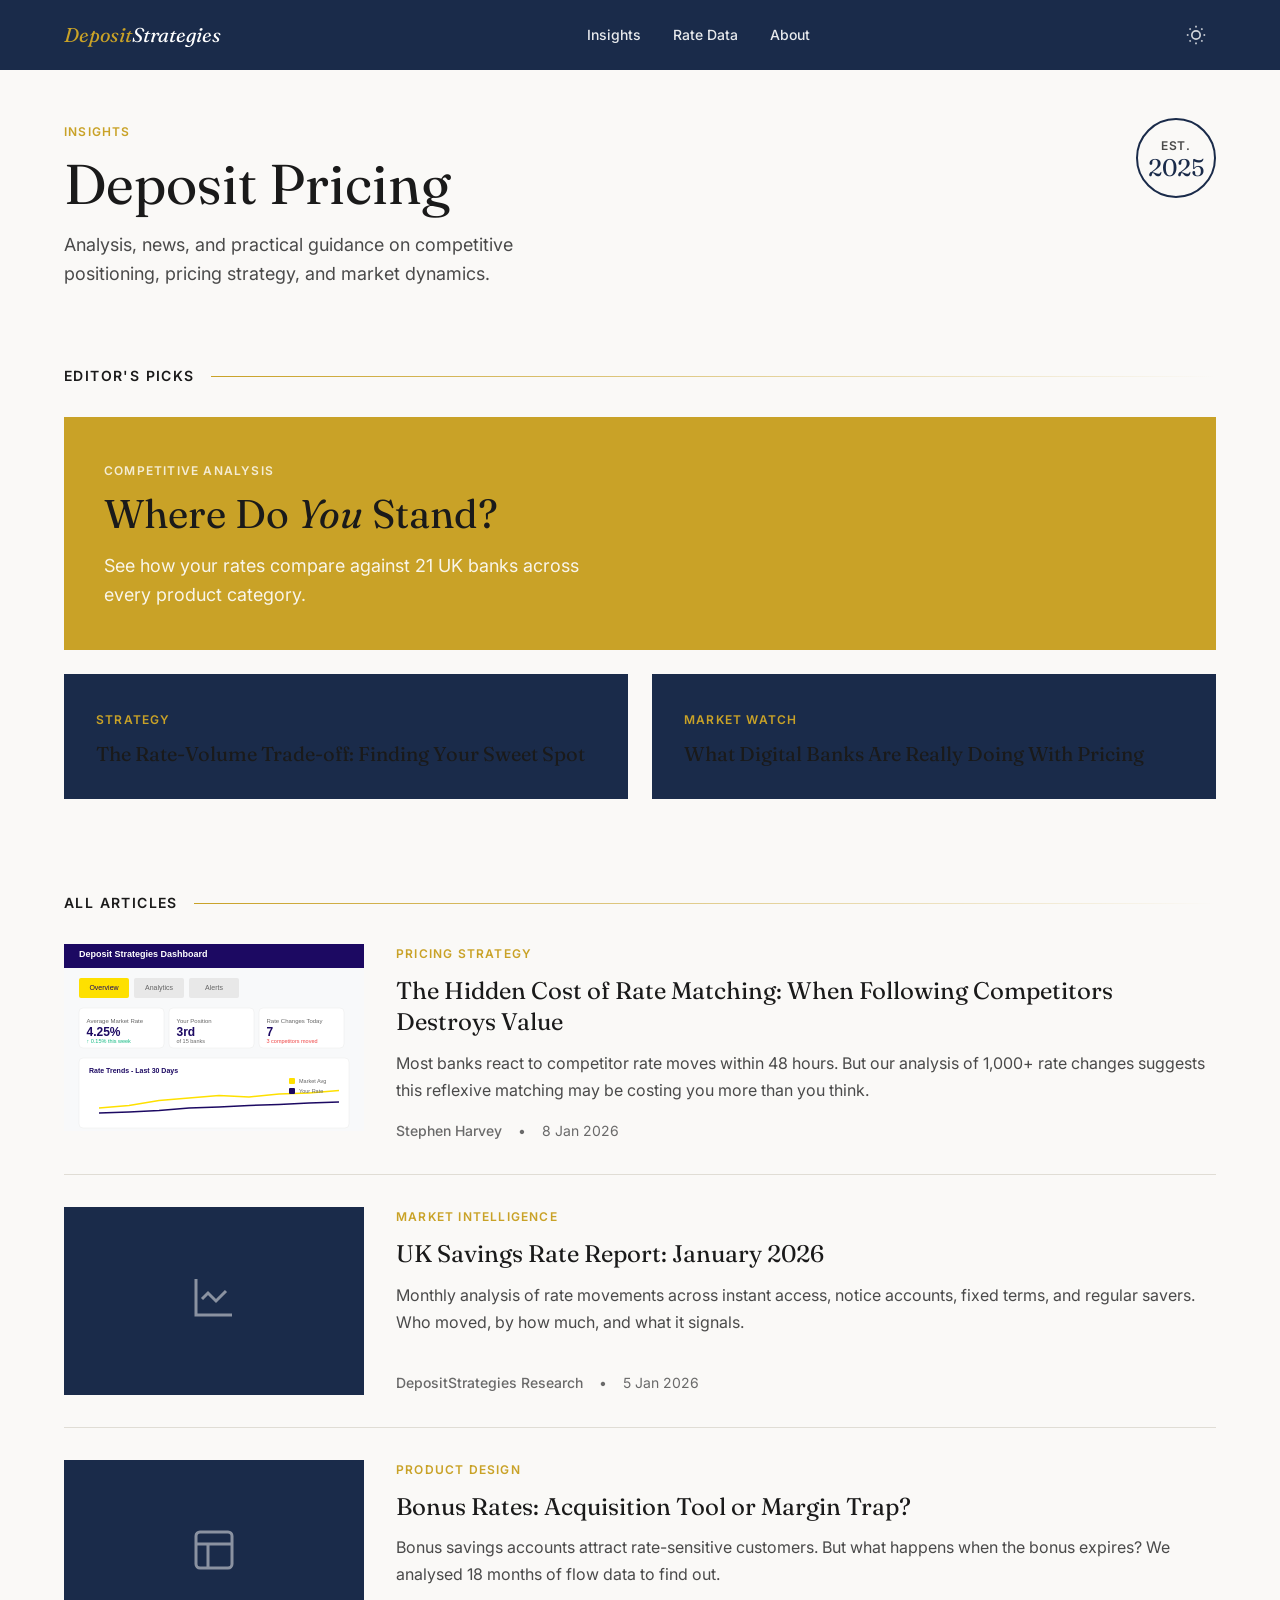
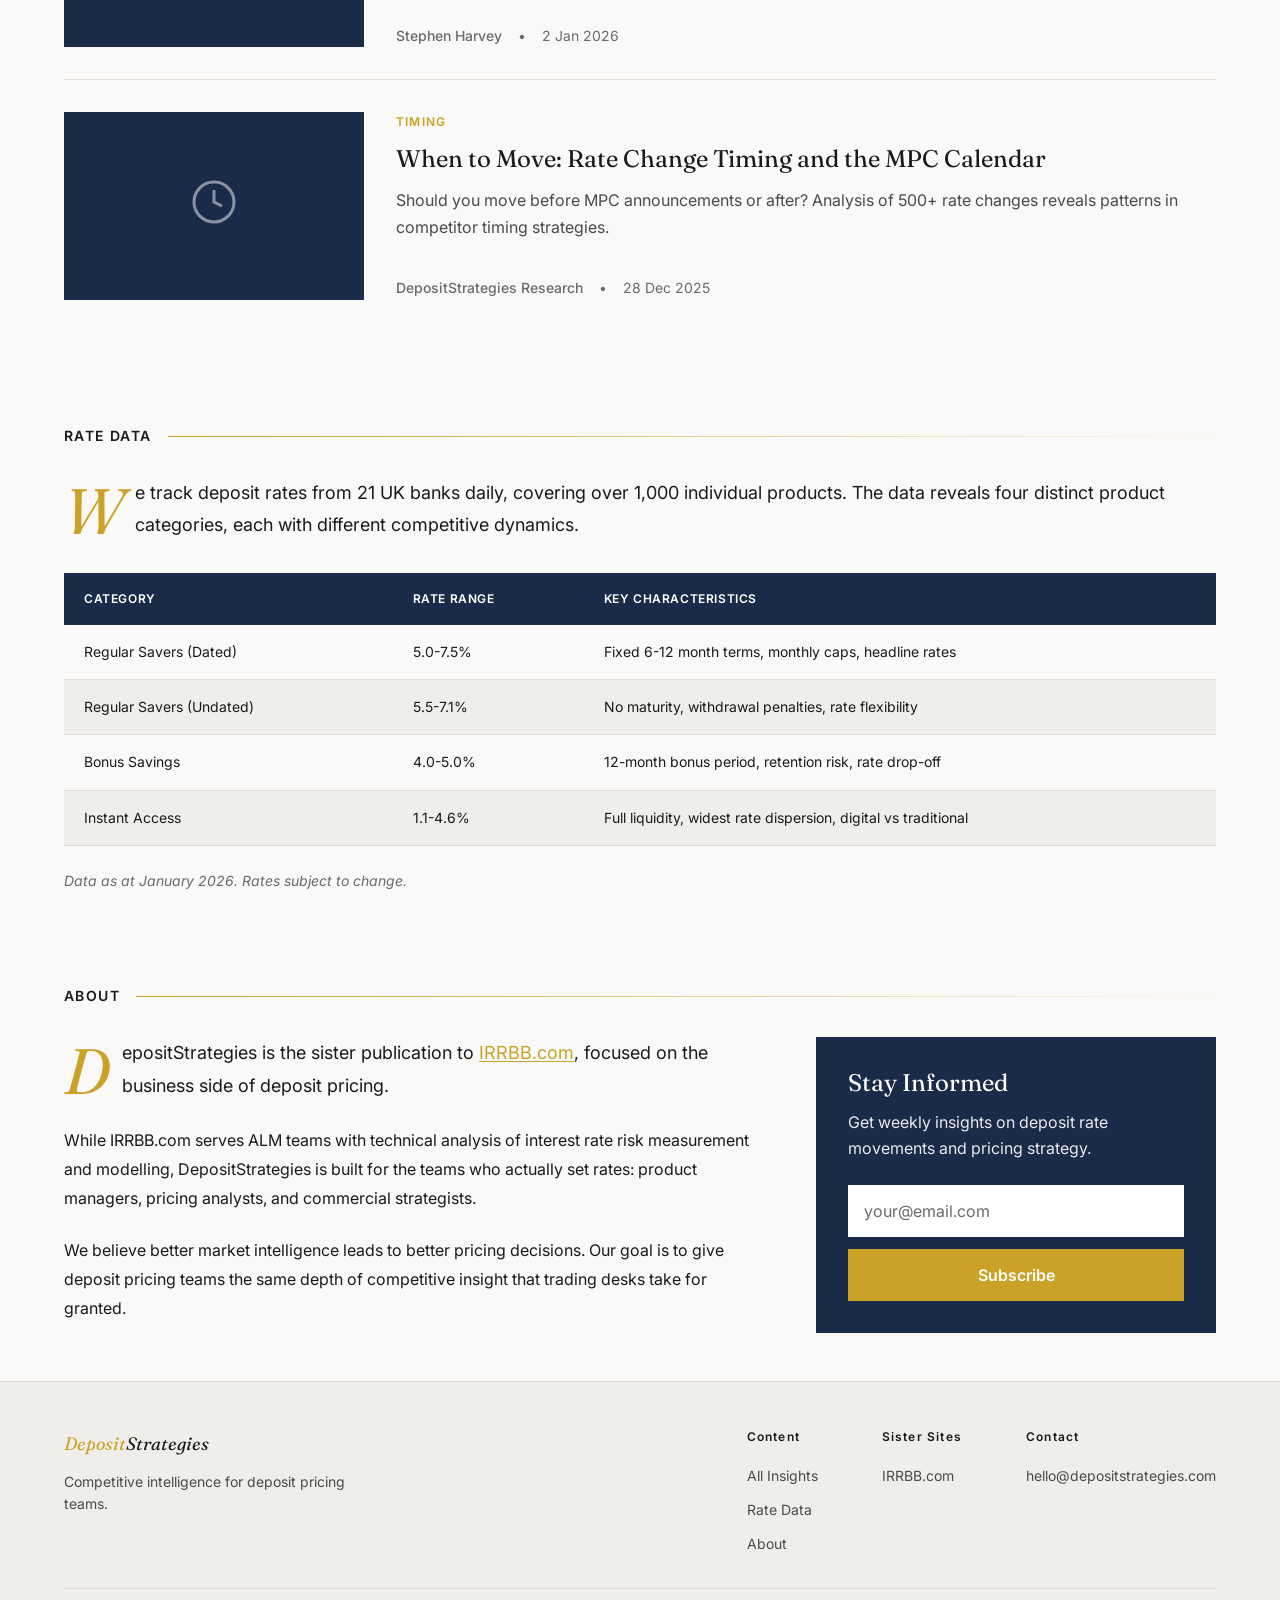
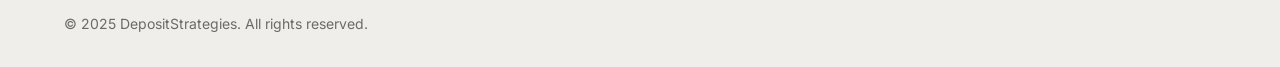
<file: index.html>
<!DOCTYPE html>
<html lang="en">
<head>
    <meta charset="UTF-8">
    <meta name="viewport" content="width=device-width, initial-scale=1.0">
    <title>Deposit Strategies | Competitive Intelligence for Deposit Pricing Teams</title>
    <meta name="description" content="Analysis, news, and practical guidance on deposit pricing, competitive positioning, and rate strategy for UK banking teams.">
    <meta name="keywords" content="deposit rates, savings rates, competitive intelligence, deposit pricing, banking strategy, UK banks">

    <!-- Preconnect to Google Fonts -->
    <link rel="preconnect" href="https://fonts.googleapis.com">
    <link rel="preconnect" href="https://fonts.gstatic.com" crossorigin>
    <link href="https://fonts.googleapis.com/css2?family=Fraunces:ital,opsz,wght@0,9..144,400;0,9..144,600;1,9..144,400&family=Inter:wght@400;500;600;700&display=swap" rel="stylesheet">

    <!-- Stylesheets -->
    <link rel="stylesheet" href="css/styles.css">
    <link rel="stylesheet" href="css/responsive.css">

    <!-- Favicon -->
    <link rel="icon" type="image/png" href="images/favicon.png">
</head>
<body>
    <!-- Header -->
    <header class="header">
        <div class="header-container">
            <a href="/" class="logo">
                <span class="logo-deposit">Deposit</span><span class="logo-strategies">Strategies</span>
            </a>

            <nav class="nav-desktop">
                <a href="#insights" class="nav-link">Insights</a>
                <a href="#data" class="nav-link">Rate Data</a>
                <a href="#about" class="nav-link">About</a>
            </nav>

            <div class="header-actions">
                <button class="theme-toggle" aria-label="Toggle dark mode">
                    <svg class="sun-icon" width="20" height="20" viewBox="0 0 24 24" fill="none" stroke="currentColor" stroke-width="2">
                        <circle cx="12" cy="12" r="5"></circle>
                        <line x1="12" y1="1" x2="12" y2="3"></line>
                        <line x1="12" y1="21" x2="12" y2="23"></line>
                        <line x1="4.22" y1="4.22" x2="5.64" y2="5.64"></line>
                        <line x1="18.36" y1="18.36" x2="19.78" y2="19.78"></line>
                        <line x1="1" y1="12" x2="3" y2="12"></line>
                        <line x1="21" y1="12" x2="23" y2="12"></line>
                        <line x1="4.22" y1="19.78" x2="5.64" y2="18.36"></line>
                        <line x1="18.36" y1="5.64" x2="19.78" y2="4.22"></line>
                    </svg>
                    <svg class="moon-icon" width="20" height="20" viewBox="0 0 24 24" fill="none" stroke="currentColor" stroke-width="2" style="display: none;">
                        <path d="M21 12.79A9 9 0 1 1 11.21 3 7 7 0 0 0 21 12.79z"></path>
                    </svg>
                </button>
                <button class="mobile-menu-toggle" aria-label="Toggle menu">
                    <span></span>
                    <span></span>
                    <span></span>
                </button>
            </div>
        </div>

        <!-- Mobile Navigation -->
        <nav class="nav-mobile">
            <a href="#insights" class="nav-link">Insights</a>
            <a href="#data" class="nav-link">Rate Data</a>
            <a href="#about" class="nav-link">About</a>
        </nav>
    </header>

    <!-- Main Content -->
    <main>
        <!-- Hero Section -->
        <section class="hero" id="insights">
            <div class="container">
                <div class="hero-content">
                    <div class="hero-text">
                        <span class="section-label">INSIGHTS</span>
                        <h1 class="hero-title">Deposit Pricing</h1>
                        <p class="hero-subtitle">Analysis, news, and practical guidance on competitive positioning, pricing strategy, and market dynamics.</p>
                    </div>
                    <div class="est-badge">
                        <span class="est-label">EST.</span>
                        <span class="est-year">2025</span>
                    </div>
                </div>
            </div>
        </section>

        <!-- Editor's Picks -->
        <section class="section">
            <div class="container">
                <div class="section-header">
                    <h2 class="section-title">EDITOR'S PICKS</h2>
                    <div class="section-line"></div>
                </div>

                <!-- Featured Article -->
                <a href="#" class="featured-card">
                    <span class="card-category">COMPETITIVE ANALYSIS</span>
                    <h3 class="featured-title">Where Do <em>You</em> Stand?</h3>
                    <p class="featured-description">See how your rates compare against 21 UK banks across every product category.</p>
                </a>

                <!-- Secondary Featured -->
                <div class="featured-grid">
                    <a href="#" class="article-card article-card--dark">
                        <span class="card-category">STRATEGY</span>
                        <h3 class="card-title">The Rate-Volume Trade-off: Finding Your Sweet Spot</h3>
                    </a>
                    <a href="#" class="article-card article-card--dark">
                        <span class="card-category">MARKET WATCH</span>
                        <h3 class="card-title">What Digital Banks Are Really Doing With Pricing</h3>
                    </a>
                </div>
            </div>
        </section>

        <!-- All Articles -->
        <section class="section" id="articles">
            <div class="container">
                <div class="section-header">
                    <h2 class="section-title">ALL ARTICLES</h2>
                    <div class="section-line"></div>
                </div>

                <div class="articles-list">
                    <!-- Article 1 -->
                    <article class="article-preview">
                        <div class="article-image">
                            <img src="images/dashboard-preview.svg" alt="Rate comparison dashboard" loading="lazy">
                        </div>
                        <div class="article-content">
                            <span class="card-category">PRICING STRATEGY</span>
                            <h3 class="article-title">The Hidden Cost of Rate Matching: When Following Competitors Destroys Value</h3>
                            <p class="article-excerpt">Most banks react to competitor rate moves within 48 hours. But our analysis of 1,000+ rate changes suggests this reflexive matching may be costing you more than you think.</p>
                            <div class="article-meta">
                                <span class="article-author">Stephen Harvey</span>
                                <span class="article-date">8 Jan 2026</span>
                            </div>
                        </div>
                    </article>

                    <!-- Article 2 -->
                    <article class="article-preview">
                        <div class="article-image placeholder-image">
                            <div class="placeholder-icon">
                                <svg width="48" height="48" viewBox="0 0 24 24" fill="none" stroke="currentColor" stroke-width="1.5">
                                    <path d="M3 3v18h18"></path>
                                    <path d="M18 9l-5 5-4-4-3 3"></path>
                                </svg>
                            </div>
                        </div>
                        <div class="article-content">
                            <span class="card-category">MARKET INTELLIGENCE</span>
                            <h3 class="article-title">UK Savings Rate Report: January 2026</h3>
                            <p class="article-excerpt">Monthly analysis of rate movements across instant access, notice accounts, fixed terms, and regular savers. Who moved, by how much, and what it signals.</p>
                            <div class="article-meta">
                                <span class="article-author">DepositStrategies Research</span>
                                <span class="article-date">5 Jan 2026</span>
                            </div>
                        </div>
                    </article>

                    <!-- Article 3 -->
                    <article class="article-preview">
                        <div class="article-image placeholder-image">
                            <div class="placeholder-icon">
                                <svg width="48" height="48" viewBox="0 0 24 24" fill="none" stroke="currentColor" stroke-width="1.5">
                                    <rect x="3" y="3" width="18" height="18" rx="2"></rect>
                                    <path d="M3 9h18"></path>
                                    <path d="M9 21V9"></path>
                                </svg>
                            </div>
                        </div>
                        <div class="article-content">
                            <span class="card-category">PRODUCT DESIGN</span>
                            <h3 class="article-title">Bonus Rates: Acquisition Tool or Margin Trap?</h3>
                            <p class="article-excerpt">Bonus savings accounts attract rate-sensitive customers. But what happens when the bonus expires? We analysed 18 months of flow data to find out.</p>
                            <div class="article-meta">
                                <span class="article-author">Stephen Harvey</span>
                                <span class="article-date">2 Jan 2026</span>
                            </div>
                        </div>
                    </article>

                    <!-- Article 4 -->
                    <article class="article-preview">
                        <div class="article-image placeholder-image">
                            <div class="placeholder-icon">
                                <svg width="48" height="48" viewBox="0 0 24 24" fill="none" stroke="currentColor" stroke-width="1.5">
                                    <circle cx="12" cy="12" r="10"></circle>
                                    <path d="M12 6v6l4 2"></path>
                                </svg>
                            </div>
                        </div>
                        <div class="article-content">
                            <span class="card-category">TIMING</span>
                            <h3 class="article-title">When to Move: Rate Change Timing and the MPC Calendar</h3>
                            <p class="article-excerpt">Should you move before MPC announcements or after? Analysis of 500+ rate changes reveals patterns in competitor timing strategies.</p>
                            <div class="article-meta">
                                <span class="article-author">DepositStrategies Research</span>
                                <span class="article-date">28 Dec 2025</span>
                            </div>
                        </div>
                    </article>
                </div>
            </div>
        </section>

        <!-- Rate Data Section -->
        <section class="section section--cream" id="data">
            <div class="container">
                <div class="section-header">
                    <h2 class="section-title">RATE DATA</h2>
                    <div class="section-line"></div>
                </div>

                <div class="data-intro">
                    <p class="lead-text"><span class="drop-cap">W</span>e track deposit rates from 21 UK banks daily, covering over 1,000 individual products. The data reveals four distinct product categories, each with different competitive dynamics.</p>
                </div>

                <div class="data-table-wrapper">
                    <table class="data-table">
                        <thead>
                            <tr>
                                <th>CATEGORY</th>
                                <th>RATE RANGE</th>
                                <th>KEY CHARACTERISTICS</th>
                            </tr>
                        </thead>
                        <tbody>
                            <tr>
                                <td>Regular Savers (Dated)</td>
                                <td>5.0-7.5%</td>
                                <td>Fixed 6-12 month terms, monthly caps, headline rates</td>
                            </tr>
                            <tr>
                                <td>Regular Savers (Undated)</td>
                                <td>5.5-7.1%</td>
                                <td>No maturity, withdrawal penalties, rate flexibility</td>
                            </tr>
                            <tr>
                                <td>Bonus Savings</td>
                                <td>4.0-5.0%</td>
                                <td>12-month bonus period, retention risk, rate drop-off</td>
                            </tr>
                            <tr>
                                <td>Instant Access</td>
                                <td>1.1-4.6%</td>
                                <td>Full liquidity, widest rate dispersion, digital vs traditional</td>
                            </tr>
                        </tbody>
                    </table>
                </div>

                <p class="data-note">Data as at January 2026. Rates subject to change.</p>
            </div>
        </section>

        <!-- About Section -->
        <section class="section" id="about">
            <div class="container">
                <div class="section-header">
                    <h2 class="section-title">ABOUT</h2>
                    <div class="section-line"></div>
                </div>

                <div class="about-content">
                    <div class="about-text">
                        <p class="lead-text"><span class="drop-cap">D</span>epositStrategies is the sister publication to <a href="https://irrbb.com" class="text-link">IRRBB.com</a>, focused on the business side of deposit pricing.</p>

                        <p>While IRRBB.com serves ALM teams with technical analysis of interest rate risk measurement and modelling, DepositStrategies is built for the teams who actually set rates: product managers, pricing analysts, and commercial strategists.</p>

                        <p>We believe better market intelligence leads to better pricing decisions. Our goal is to give deposit pricing teams the same depth of competitive insight that trading desks take for granted.</p>
                    </div>

                    <div class="about-cta">
                        <div class="cta-card">
                            <h3 class="cta-title">Stay Informed</h3>
                            <p class="cta-text">Get weekly insights on deposit rate movements and pricing strategy.</p>
                            <form class="subscribe-form" id="subscribe-form">
                                <input type="email" placeholder="your@email.com" class="subscribe-input" required>
                                <button type="submit" class="subscribe-button">Subscribe</button>
                            </form>
                        </div>
                    </div>
                </div>
            </div>
        </section>
    </main>

    <!-- Footer -->
    <footer class="footer">
        <div class="container">
            <div class="footer-content">
                <div class="footer-brand">
                    <a href="/" class="logo logo--footer">
                        <span class="logo-deposit">Deposit</span><span class="logo-strategies">Strategies</span>
                    </a>
                    <p class="footer-tagline">Competitive intelligence for deposit pricing teams.</p>
                </div>

                <div class="footer-links">
                    <div class="footer-column">
                        <h4 class="footer-heading">Content</h4>
                        <a href="#insights">All Insights</a>
                        <a href="#data">Rate Data</a>
                        <a href="#about">About</a>
                    </div>
                    <div class="footer-column">
                        <h4 class="footer-heading">Sister Sites</h4>
                        <a href="https://irrbb.com">IRRBB.com</a>
                    </div>
                    <div class="footer-column">
                        <h4 class="footer-heading">Contact</h4>
                        <a href="mailto:hello@depositstrategies.com">hello@depositstrategies.com</a>
                    </div>
                </div>
            </div>

            <div class="footer-bottom">
                <p class="copyright">&copy; 2025 DepositStrategies. All rights reserved.</p>
            </div>
        </div>
    </footer>

    <!-- Scripts -->
    <script src="js/main.js"></script>
</body>
</html>
</file>
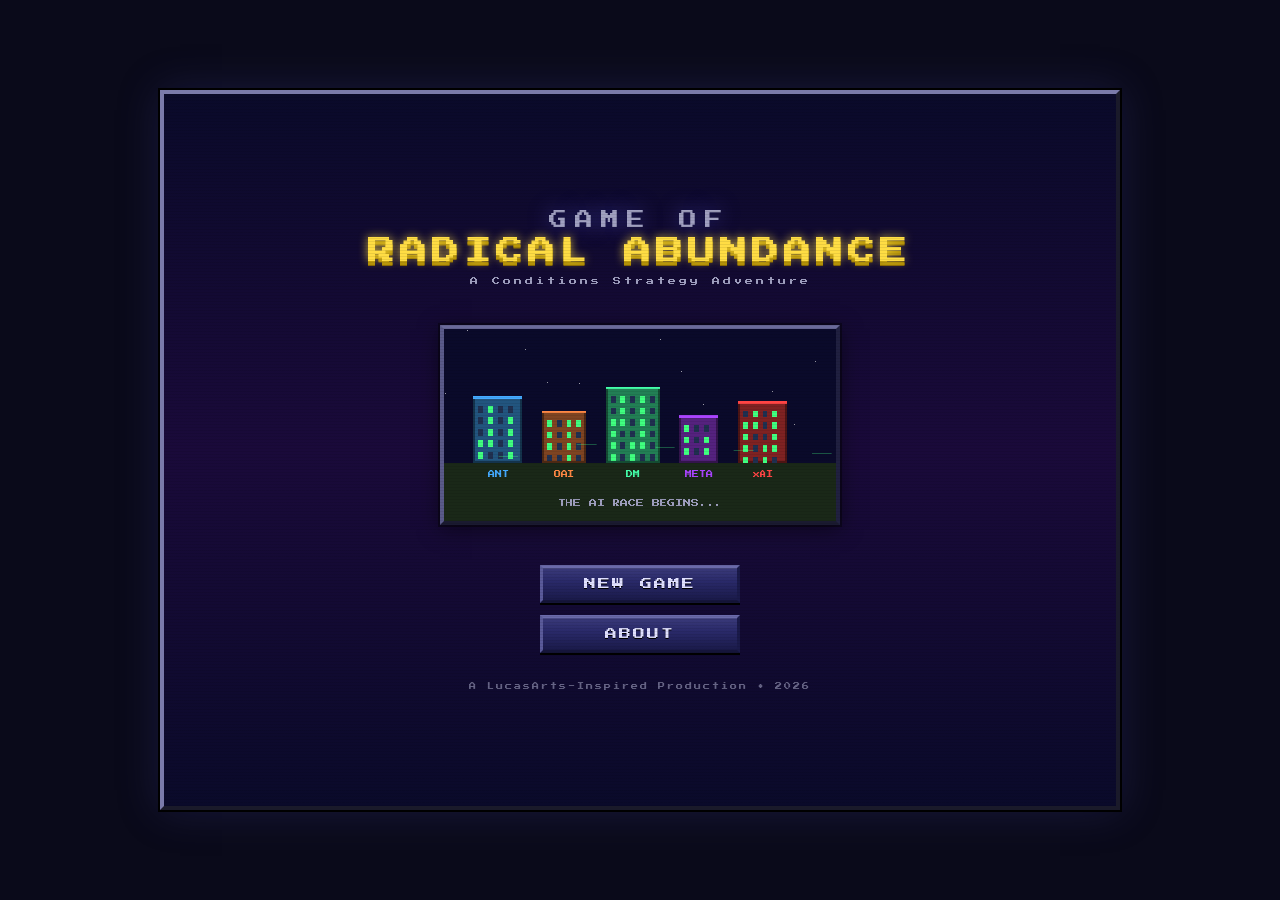
<file: game/index.html>
<!DOCTYPE html>
<html lang="en">
<head>
    <meta charset="UTF-8">
    <meta name="viewport" content="width=device-width, initial-scale=1.0, maximum-scale=1.0, user-scalable=no, viewport-fit=cover">
    <meta name="apple-mobile-web-app-capable" content="yes">
    <meta name="apple-mobile-web-app-status-bar-style" content="black">
    <meta name="mobile-web-app-capable" content="yes">
    <meta name="theme-color" content="#0a0a1a">
    <title>Game of Radical Abundance</title>
    <link rel="stylesheet" href="css/game.css">
    <link rel="stylesheet" href="css/dialogue.css">
    <link rel="stylesheet" href="css/pixel-art.css">
</head>
<body>
    <div id="game-container">
        <!-- Title Screen -->
        <div id="title-screen" class="screen active">
            <div class="scanlines"></div>
            <div class="title-content">
                <div class="title-logo">
                    <div class="title-text-main">GAME OF</div>
                    <div class="title-text-sub">RADICAL ABUNDANCE</div>
                    <div class="title-tagline">A Conditions Strategy Adventure</div>
                </div>
                <div class="title-art" id="title-pixel-scene"></div>
                <div class="title-menu">
                    <button class="pixel-btn" id="btn-new-game">NEW GAME</button>
                    <button class="pixel-btn" id="btn-continue" style="display:none">CONTINUE</button>
                    <button class="pixel-btn" id="btn-about">ABOUT</button>
                </div>
                <div class="title-credit">A LucasArts-Inspired Production &bull; 2026</div>
            </div>
        </div>

        <!-- Character Select Screen -->
        <div id="character-select" class="screen">
            <div class="scanlines"></div>
            <h2 class="screen-title">CHOOSE YOUR AI LEADER</h2>
            <div class="character-grid" id="character-grid"></div>
            <div class="character-bio" id="character-bio">
                <div class="bio-portrait" id="bio-portrait"></div>
                <div class="bio-text" id="bio-text"></div>
            </div>
            <div class="char-select-actions">
                <button class="pixel-btn" id="btn-start-game" disabled>BEGIN</button>
                <button class="pixel-btn secondary" id="btn-back-title">BACK</button>
            </div>
        </div>

        <!-- Main Game Screen -->
        <div id="game-screen" class="screen">
            <div class="scanlines"></div>

            <!-- Top Bar: Turn info and meters -->
            <div id="top-bar">
                <div class="turn-info">
                    <span id="turn-display">Turn 1</span>
                    <span id="year-display">2025</span>
                    <span id="phase-display">Phase 1: Foundation</span>
                </div>
                <div class="global-meters">
                    <div class="meter" data-meter="banking">
                        <span class="meter-label">BANKING</span>
                        <div class="meter-bar"><div class="meter-fill" id="meter-banking" style="width:75%"></div></div>
                        <span class="meter-value" id="val-banking">75</span>
                    </div>
                    <div class="meter" data-meter="climate">
                        <span class="meter-label">CLIMATE</span>
                        <div class="meter-bar"><div class="meter-fill" id="meter-climate" style="width:60%"></div></div>
                        <span class="meter-value" id="val-climate">60</span>
                    </div>
                    <div class="meter" data-meter="social">
                        <span class="meter-label">SOCIAL</span>
                        <div class="meter-bar"><div class="meter-fill" id="meter-social" style="width:70%"></div></div>
                        <span class="meter-value" id="val-social">70</span>
                    </div>
                    <div class="meter" data-meter="international">
                        <span class="meter-label">INT'L</span>
                        <div class="meter-bar"><div class="meter-fill" id="meter-international" style="width:65%"></div></div>
                        <span class="meter-value" id="val-international">65</span>
                    </div>
                </div>
            </div>

            <!-- Main Scene Area — expanded to fill screen -->
            <div id="scene-area">
                <canvas id="game-canvas" width="960" height="540"></canvas>
                <div id="scene-overlay"></div>
                <!-- HUD overlay on canvas — portrait + stats -->
                <div id="hud-overlay">
                    <div id="hud-left">
                        <div id="player-portrait" class="portrait-frame">
                            <canvas id="portrait-canvas" width="96" height="96"></canvas>
                        </div>
                        <div id="player-stats">
                            <div class="stat-row">
                                <span class="stat-label">FUNDS</span>
                                <span class="stat-value" id="stat-money">200</span>
                            </div>
                            <div class="stat-row">
                                <span class="stat-label">ADP</span>
                                <span class="stat-value" id="stat-adp">0</span>
                            </div>
                            <div class="stat-row">
                                <span class="stat-label">SAFETY</span>
                                <span class="stat-value" id="stat-safety">70</span>
                            </div>
                            <div class="stat-row">
                                <span class="stat-label">POL.CAP</span>
                                <span class="stat-value" id="stat-political">100</span>
                            </div>
                            <div class="stat-row">
                                <span class="stat-label">RESEARCH</span>
                                <span class="stat-value" id="stat-research">0</span>
                            </div>
                            <div class="stat-row">
                                <span class="stat-label">TOWN</span>
                                <span class="stat-value" id="stat-town">60</span>
                            </div>
                        </div>
                    </div>
                    <div id="hud-right">
                        <div id="zoom-controls">
                            <button class="zoom-btn" id="btn-zoom-in" title="Zoom in">+</button>
                            <button class="zoom-btn" id="btn-zoom-reset" title="Reset zoom">1x</button>
                            <button class="zoom-btn" id="btn-zoom-out" title="Zoom out">−</button>
                        </div>
                        <div id="hud-log-toggle" title="Toggle event log">EVENT LOG</div>
                        <div id="action-log" class="hud-collapsed">
                            <div class="log-entries" id="log-entries"></div>
                        </div>
                        <div id="competitor-panel">
                            <div class="comp-title">RIVALS</div>
                            <div id="competitor-list"></div>
                        </div>
                    </div>
                </div>
            </div>

            <!-- Action bar — populated by setupGameUI() at runtime -->
            <div id="verb-bar"></div>
        </div>

        <!-- Decision Panel (overlay) -->
        <div id="decision-panel" class="overlay-panel" style="display:none">
            <div class="panel-frame">
                <h3 id="decision-title"></h3>
                <p id="decision-description"></p>
                <div id="decision-options"></div>
            </div>
        </div>

        <!-- Dialogue Panel (LucasArts style) -->
        <div id="dialogue-panel" class="overlay-panel" style="display:none">
            <div class="dialogue-frame">
                <div class="dialogue-portraits">
                    <div class="dlg-portrait left">
                        <canvas id="dlg-portrait-left" width="80" height="80"></canvas>
                        <span class="dlg-name" id="dlg-name-left"></span>
                    </div>
                    <div class="dlg-portrait right">
                        <canvas id="dlg-portrait-right" width="80" height="80"></canvas>
                        <span class="dlg-name" id="dlg-name-right"></span>
                    </div>
                </div>
                <div class="dialogue-text" id="dialogue-text"></div>
                <div class="dialogue-choices" id="dialogue-choices"></div>
            </div>
        </div>

        <!-- Crisis Panel (overlay) -->
        <div id="crisis-panel" class="overlay-panel" style="display:none">
            <div class="panel-frame crisis-frame">
                <div class="crisis-header">
                    <span class="crisis-icon">⚠</span>
                    <h3 id="crisis-title"></h3>
                    <span class="crisis-tier" id="crisis-tier"></span>
                </div>
                <p id="crisis-description"></p>
                <div class="crisis-effects" id="crisis-effects"></div>
                <div id="crisis-options"></div>
            </div>
        </div>

        <!-- Notification Toast -->
        <div id="toast-container"></div>

        <!-- About Modal -->
        <div id="about-modal" class="overlay-panel" style="display:none">
            <div class="panel-frame about-frame">
                <h3>ABOUT</h3>
                <p>Game of Radical Abundance is a satirical strategy game about the AI development race toward post-scarcity abundance.</p>
                <p>Navigate the speed-vs-safety tradeoff as real-world AI leaders. Every decision teaches real AI governance concepts through memorable, character-driven scenarios.</p>
                <p class="about-style">Inspired by the classic LucasArts adventures of the 1990s.</p>
                <p class="about-credits">Design: The Radical Abundance Team<br>Engine: HTML5 Canvas + Vanilla JS</p>
                <button class="pixel-btn" id="btn-close-about">CLOSE</button>
            </div>
        </div>
    </div>

    <!-- Game Scripts — Data (loaded first) -->
    <script src="js/data/characters.js"></script>
    <script src="js/data/buildings.js"></script>
    <script src="js/data/town.js"></script>
    <script src="js/data/events.js"></script>
    <script src="js/data/dialogue.js"></script>
    <script src="js/data/crises.js"></script>
    <script src="js/data/achievements.js"></script>
    <!-- Systems (depend on data) -->
    <script src="js/systems/renderer.js"></script>
    <script src="js/systems/state.js"></script>
    <script src="js/systems/sound.js"></script>
    <script src="js/systems/crisis.js"></script>
    <script src="js/systems/dialogue.js"></script>
    <script src="js/systems/turns.js"></script>
    <script src="js/systems/achievements.js"></script>
    <script src="js/systems/tutorial.js"></script>
    <script src="js/systems/ai-opponents.js"></script>
    <!-- Main game (depends on everything) -->
    <script src="js/game.js"></script>
</body>
</html>
</file>
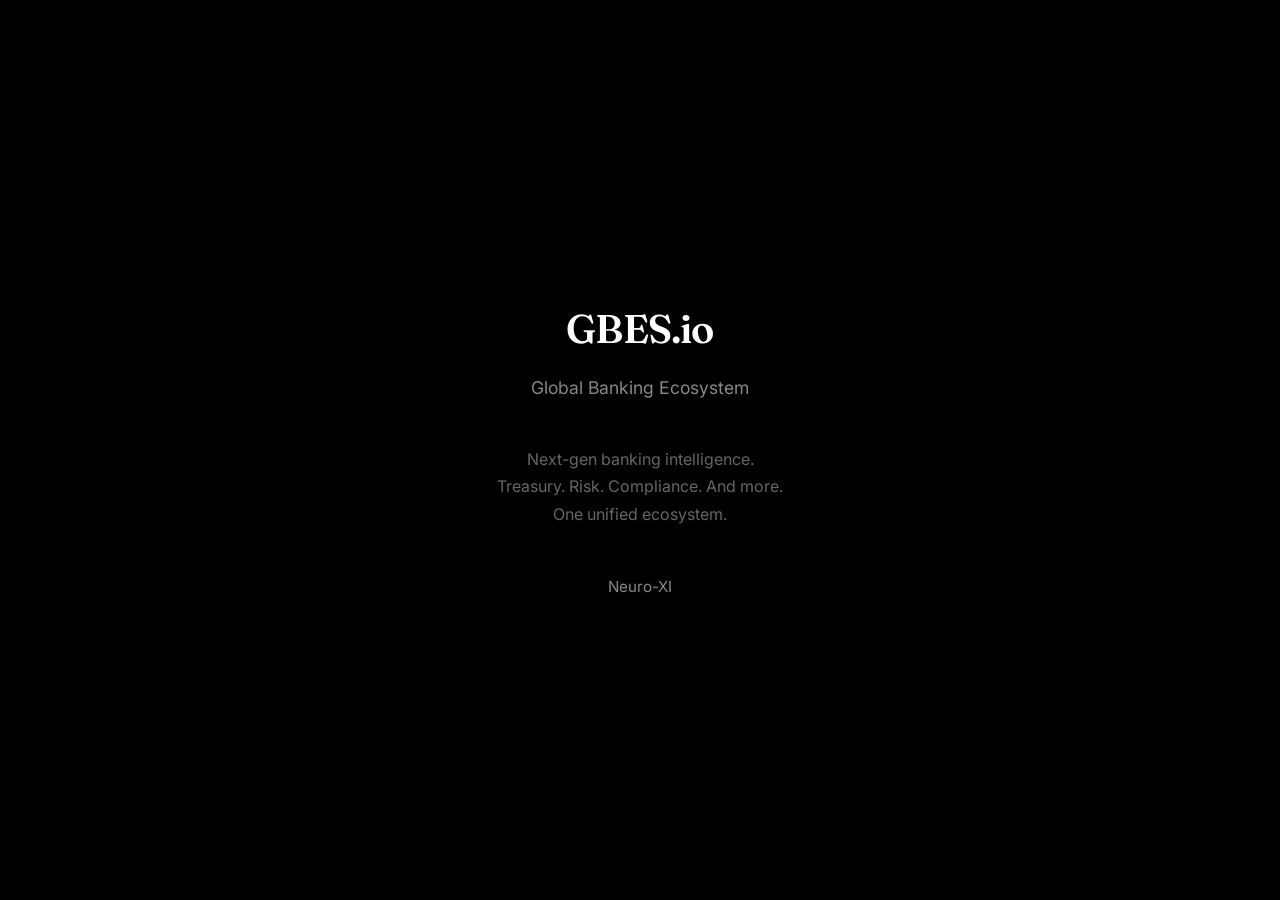
<file: gbes/index.html>
<!DOCTYPE html>
<html lang="en">
<head>
    <meta charset="UTF-8">
    <meta name="viewport" content="width=device-width, initial-scale=1.0">
    <title>GBES.io | Global Banking Ecosystem</title>
    <link rel="preconnect" href="https://fonts.googleapis.com">
    <link rel="preconnect" href="https://fonts.gstatic.com" crossorigin>
    <link href="https://fonts.googleapis.com/css2?family=Fraunces:wght@400;600&family=Inter:wght@400;500&display=swap" rel="stylesheet">
    <style>
        * {
            margin: 0;
            padding: 0;
            box-sizing: border-box;
        }

        body {
            font-family: 'Inter', -apple-system, BlinkMacSystemFont, sans-serif;
            background: #000000;
            color: #ffffff;
            min-height: 100vh;
            display: flex;
            flex-direction: column;
            justify-content: center;
            align-items: center;
            padding: 2rem;
        }

        .container {
            text-align: center;
        }

        h1 {
            font-family: 'Fraunces', serif;
            font-size: 2.5rem;
            font-weight: 600;
            letter-spacing: -0.02em;
            margin-bottom: 1.5rem;
        }

        .tagline {
            font-size: 1.1rem;
            color: #888888;
            font-weight: 400;
            margin-bottom: 3rem;
        }

        .description {
            font-size: 1rem;
            color: #666666;
            line-height: 1.7;
            max-width: 400px;
            margin-bottom: 3rem;
        }

        a {
            color: #888888;
            text-decoration: none;
            font-size: 0.95rem;
            transition: color 0.2s;
        }

        a:hover {
            color: #ffffff;
        }

        @media (max-width: 500px) {
            h1 {
                font-size: 2rem;
            }
        }
    </style>
</head>
<body>
    <div class="container">
        <h1>GBES.io</h1>
        <p class="tagline">Global Banking Ecosystem</p>
        <p class="description">
            Next-gen banking intelligence.<br>
            Treasury. Risk. Compliance. And more.<br>
            One unified ecosystem.
        </p>
        <a href="https://www.neuro-xi.com">Neuro-XI</a>
    </div>
</body>
</html>
</file>
<file: css/styles.css>
/* Reset and Base Styles */
* {
    margin: 0;
    padding: 0;
    box-sizing: border-box;
}

:root {
    /* Colors - Navy & Gold professional palette */
    --color-navy: #1a2b4a;
    --color-navy-light: #2a3d5f;
    --color-cream: #faf9f7;
    --color-cream-dark: #f0eeea;
    --color-gold: #c9a227;
    --color-gold-dark: #a8871f;
    --color-text: #1a1a1a;
    --color-text-secondary: #4a4a4a;
    --color-text-light: #6a6a6a;
    --color-white: #ffffff;
    --color-border: #e0ddd5;

    /* Typography */
    --font-serif: 'Fraunces', Georgia, serif;
    --font-sans: 'Inter', -apple-system, BlinkMacSystemFont, 'Segoe UI', Roboto, sans-serif;

    /* Font sizes */
    --text-xs: 0.75rem;
    --text-sm: 0.875rem;
    --text-base: 1rem;
    --text-lg: 1.125rem;
    --text-xl: 1.25rem;
    --text-2xl: 1.5rem;
    --text-3xl: 2rem;
    --text-4xl: 2.5rem;
    --text-5xl: 3.5rem;

    /* Spacing */
    --space-1: 0.25rem;
    --space-2: 0.5rem;
    --space-3: 0.75rem;
    --space-4: 1rem;
    --space-5: 1.25rem;
    --space-6: 1.5rem;
    --space-8: 2rem;
    --space-10: 2.5rem;
    --space-12: 3rem;
    --space-16: 4rem;
    --space-20: 5rem;
    --space-24: 6rem;

    /* Transitions */
    --transition-fast: 150ms ease;
    --transition-base: 250ms ease;
    --transition-slow: 350ms ease;
}

/* Dark mode variables */
[data-theme="dark"] {
    --color-cream: #1a1a1a;
    --color-cream-dark: #242424;
    --color-text: #faf9f7;
    --color-text-secondary: #c4c4c4;
    --color-text-light: #999999;
    --color-border: #333333;
    --color-navy: #2a3d5f;
}

html {
    scroll-behavior: smooth;
}

body {
    font-family: var(--font-sans);
    font-size: var(--text-base);
    line-height: 1.6;
    color: var(--color-text);
    background-color: var(--color-cream);
    -webkit-font-smoothing: antialiased;
    -moz-osx-font-smoothing: grayscale;
}

/* Container */
.container {
    max-width: 1200px;
    margin: 0 auto;
    padding: 0 var(--space-6);
}

/* Typography */
h1, h2, h3, h4, h5, h6 {
    font-family: var(--font-serif);
    font-weight: 400;
    line-height: 1.2;
    color: var(--color-text);
}

a {
    text-decoration: none;
    color: inherit;
    transition: color var(--transition-base);
}

/* ==========================================
   HEADER
   ========================================== */
.header {
    position: fixed;
    top: 0;
    left: 0;
    right: 0;
    background-color: var(--color-navy);
    z-index: 1000;
}

.header-container {
    display: flex;
    align-items: center;
    justify-content: space-between;
    height: 70px;
    max-width: 1200px;
    margin: 0 auto;
    padding: 0 var(--space-6);
}

/* Logo */
.logo {
    display: flex;
    align-items: baseline;
    font-family: var(--font-serif);
    font-size: var(--text-xl);
    font-style: italic;
}

.logo-deposit {
    color: var(--color-gold);
}

.logo-strategies {
    color: var(--color-white);
}

.logo--footer {
    font-size: var(--text-lg);
}

.logo--footer .logo-deposit {
    color: var(--color-gold);
}

.logo--footer .logo-strategies {
    color: var(--color-text);
}

/* Navigation */
.nav-desktop {
    display: flex;
    align-items: center;
    gap: var(--space-8);
}

.nav-link {
    font-size: var(--text-sm);
    font-weight: 500;
    color: var(--color-white);
    opacity: 0.9;
    transition: opacity var(--transition-base);
}

.nav-link:hover {
    opacity: 1;
}

/* Header Actions */
.header-actions {
    display: flex;
    align-items: center;
    gap: var(--space-4);
}

.theme-toggle {
    display: flex;
    align-items: center;
    justify-content: center;
    width: 40px;
    height: 40px;
    background: transparent;
    border: none;
    color: var(--color-white);
    cursor: pointer;
    opacity: 0.8;
    transition: opacity var(--transition-base);
}

.theme-toggle:hover {
    opacity: 1;
}

/* Mobile Menu Toggle */
.mobile-menu-toggle {
    display: none;
    flex-direction: column;
    justify-content: center;
    gap: 5px;
    width: 40px;
    height: 40px;
    background: none;
    border: none;
    cursor: pointer;
    padding: 8px;
}

.mobile-menu-toggle span {
    display: block;
    width: 24px;
    height: 2px;
    background-color: var(--color-white);
    transition: all var(--transition-base);
}

.mobile-menu-toggle.active span:nth-child(1) {
    transform: rotate(45deg) translate(5px, 5px);
}

.mobile-menu-toggle.active span:nth-child(2) {
    opacity: 0;
}

.mobile-menu-toggle.active span:nth-child(3) {
    transform: rotate(-45deg) translate(5px, -5px);
}

/* Mobile Navigation */
.nav-mobile {
    display: none;
    flex-direction: column;
    background-color: var(--color-navy);
    padding: var(--space-4) var(--space-6);
    border-top: 1px solid rgba(255, 255, 255, 0.1);
}

.nav-mobile.active {
    display: flex;
}

.nav-mobile .nav-link {
    padding: var(--space-3) 0;
    border-bottom: 1px solid rgba(255, 255, 255, 0.1);
}

.nav-mobile .nav-link:last-child {
    border-bottom: none;
}

/* ==========================================
   HERO SECTION
   ========================================== */
.hero {
    padding-top: calc(70px + var(--space-12));
    padding-bottom: var(--space-8);
    background-color: var(--color-cream);
}

.hero-content {
    display: flex;
    justify-content: space-between;
    align-items: flex-start;
}

.hero-text {
    max-width: 600px;
}

.section-label {
    display: inline-block;
    font-size: var(--text-xs);
    font-weight: 600;
    letter-spacing: 0.1em;
    color: var(--color-gold);
    margin-bottom: var(--space-3);
}

.hero-title {
    font-size: var(--text-5xl);
    line-height: 1.1;
    margin-bottom: var(--space-4);
}

.hero-subtitle {
    font-size: var(--text-lg);
    color: var(--color-text-secondary);
    line-height: 1.6;
    max-width: 500px;
}

/* EST Badge */
.est-badge {
    display: flex;
    flex-direction: column;
    align-items: center;
    justify-content: center;
    width: 80px;
    height: 80px;
    border: 2px solid var(--color-navy);
    border-radius: 50%;
    text-align: center;
}

.est-label {
    font-size: var(--text-xs);
    font-weight: 600;
    letter-spacing: 0.05em;
    color: var(--color-text-secondary);
}

.est-year {
    font-family: var(--font-serif);
    font-size: var(--text-2xl);
    font-weight: 400;
    color: var(--color-navy);
    line-height: 1;
}

/* ==========================================
   SECTIONS
   ========================================== */
.section {
    padding: var(--space-12) 0;
}

.section--cream {
    background-color: var(--color-cream);
}

.section-header {
    display: flex;
    align-items: center;
    gap: var(--space-4);
    margin-bottom: var(--space-8);
}

.section-title {
    font-family: var(--font-sans);
    font-size: var(--text-sm);
    font-weight: 600;
    letter-spacing: 0.1em;
    color: var(--color-text);
    white-space: nowrap;
}

.section-line {
    flex: 1;
    height: 1px;
    background: linear-gradient(to right, var(--color-gold), transparent);
}

/* ==========================================
   FEATURED CARD
   ========================================== */
.featured-card {
    display: block;
    background-color: var(--color-gold);
    color: var(--color-white);
    padding: var(--space-10);
    margin-bottom: var(--space-6);
    transition: background-color var(--transition-base);
}

.featured-card:hover {
    background-color: var(--color-gold-dark);
}

.featured-card .card-category {
    color: rgba(255, 255, 255, 0.8);
}

.featured-title {
    font-size: var(--text-4xl);
    line-height: 1.1;
    margin-bottom: var(--space-4);
}

.featured-title em {
    font-style: italic;
}

.featured-description {
    font-size: var(--text-lg);
    opacity: 0.9;
    max-width: 500px;
}

/* ==========================================
   ARTICLE CARDS
   ========================================== */
.featured-grid {
    display: grid;
    grid-template-columns: repeat(2, 1fr);
    gap: var(--space-6);
}

.article-card {
    display: block;
    padding: var(--space-8);
    transition: transform var(--transition-base), box-shadow var(--transition-base);
}

.article-card--dark {
    background-color: var(--color-navy);
    color: var(--color-white);
}

.article-card--dark:hover {
    background-color: var(--color-navy-light);
}

.article-card--dark .card-category {
    color: var(--color-gold);
}

.card-category {
    display: inline-block;
    font-size: var(--text-xs);
    font-weight: 600;
    letter-spacing: 0.1em;
    color: var(--color-gold);
    margin-bottom: var(--space-3);
}

.card-title {
    font-size: var(--text-xl);
    line-height: 1.3;
}

/* ==========================================
   ARTICLE PREVIEWS
   ========================================== */
.articles-list {
    display: flex;
    flex-direction: column;
    gap: var(--space-8);
}

.article-preview {
    display: grid;
    grid-template-columns: 300px 1fr;
    gap: var(--space-8);
    padding-bottom: var(--space-8);
    border-bottom: 1px solid var(--color-border);
}

.article-preview:last-child {
    border-bottom: none;
}

.article-image {
    aspect-ratio: 16/10;
    overflow: hidden;
    background-color: var(--color-cream-dark);
}

.article-image img {
    width: 100%;
    height: 100%;
    object-fit: cover;
}

.placeholder-image {
    display: flex;
    align-items: center;
    justify-content: center;
    background-color: var(--color-navy);
}

.placeholder-icon {
    color: var(--color-cream);
    opacity: 0.5;
}

.article-content {
    display: flex;
    flex-direction: column;
}

.article-title {
    font-size: var(--text-2xl);
    line-height: 1.3;
    margin-bottom: var(--space-3);
    transition: color var(--transition-base);
}

.article-preview:hover .article-title {
    color: var(--color-gold);
}

.article-excerpt {
    font-size: var(--text-base);
    color: var(--color-text-secondary);
    line-height: 1.7;
    margin-bottom: var(--space-4);
    flex: 1;
}

.article-meta {
    display: flex;
    align-items: center;
    gap: var(--space-4);
    font-size: var(--text-sm);
    color: var(--color-text-light);
}

.article-author {
    font-weight: 500;
}

.article-meta::before {
    content: none;
}

.article-date::before {
    content: "•";
    margin-right: var(--space-4);
}

/* ==========================================
   DATA TABLE SECTION
   ========================================== */
.data-intro {
    margin-bottom: var(--space-8);
}

.lead-text {
    font-size: var(--text-lg);
    line-height: 1.8;
    color: var(--color-text);
}

.drop-cap {
    float: left;
    font-family: var(--font-serif);
    font-size: 4rem;
    line-height: 0.8;
    padding-right: var(--space-3);
    padding-top: var(--space-2);
    color: var(--color-gold);
    font-style: italic;
}

.data-table-wrapper {
    overflow-x: auto;
    margin-bottom: var(--space-6);
}

.data-table {
    width: 100%;
    border-collapse: collapse;
    font-size: var(--text-sm);
}

.data-table thead {
    background-color: var(--color-navy);
    color: var(--color-white);
}

.data-table th {
    padding: var(--space-4) var(--space-5);
    text-align: left;
    font-weight: 600;
    font-size: var(--text-xs);
    letter-spacing: 0.05em;
}

.data-table tbody tr {
    border-bottom: 1px solid var(--color-border);
}

.data-table tbody tr:nth-child(even) {
    background-color: var(--color-cream-dark);
}

.data-table td {
    padding: var(--space-4) var(--space-5);
}

.data-note {
    font-size: var(--text-sm);
    font-style: italic;
    color: var(--color-text-light);
}

/* ==========================================
   ABOUT SECTION
   ========================================== */
.about-content {
    display: grid;
    grid-template-columns: 1fr 400px;
    gap: var(--space-12);
    align-items: start;
}

.about-text p {
    margin-bottom: var(--space-6);
    line-height: 1.8;
}

.about-text p:last-child {
    margin-bottom: 0;
}

.text-link {
    color: var(--color-gold);
    text-decoration: underline;
    text-underline-offset: 2px;
}

.text-link:hover {
    color: var(--color-gold-dark);
}

/* CTA Card */
.cta-card {
    background-color: var(--color-navy);
    color: var(--color-white);
    padding: var(--space-8);
}

.cta-title {
    font-size: var(--text-2xl);
    color: var(--color-white);
    margin-bottom: var(--space-3);
}

.cta-text {
    font-size: var(--text-base);
    opacity: 0.9;
    margin-bottom: var(--space-6);
}

.subscribe-form {
    display: flex;
    flex-direction: column;
    gap: var(--space-3);
}

.subscribe-input {
    padding: var(--space-4);
    font-size: var(--text-base);
    font-family: var(--font-sans);
    border: none;
    background-color: var(--color-white);
    color: var(--color-text);
}

.subscribe-input::placeholder {
    color: var(--color-text-light);
}

.subscribe-input:focus {
    outline: 2px solid var(--color-gold);
    outline-offset: 0;
}

.subscribe-button {
    padding: var(--space-4);
    font-size: var(--text-base);
    font-weight: 600;
    font-family: var(--font-sans);
    background-color: var(--color-gold);
    color: var(--color-white);
    border: none;
    cursor: pointer;
    transition: background-color var(--transition-base);
}

.subscribe-button:hover {
    background-color: var(--color-gold-dark);
}

/* ==========================================
   FOOTER
   ========================================== */
.footer {
    background-color: var(--color-cream-dark);
    padding: var(--space-12) 0 var(--space-8);
    border-top: 1px solid var(--color-border);
}

.footer-content {
    display: flex;
    justify-content: space-between;
    align-items: flex-start;
    margin-bottom: var(--space-8);
}

.footer-brand {
    max-width: 300px;
}

.footer-tagline {
    font-size: var(--text-sm);
    color: var(--color-text-secondary);
    margin-top: var(--space-3);
}

.footer-links {
    display: flex;
    gap: var(--space-16);
}

.footer-column {
    display: flex;
    flex-direction: column;
    gap: var(--space-3);
}

.footer-heading {
    font-family: var(--font-sans);
    font-size: var(--text-xs);
    font-weight: 600;
    letter-spacing: 0.1em;
    color: var(--color-text);
    margin-bottom: var(--space-2);
}

.footer-column a {
    font-size: var(--text-sm);
    color: var(--color-text-secondary);
    transition: color var(--transition-base);
}

.footer-column a:hover {
    color: var(--color-gold);
}

.footer-bottom {
    padding-top: var(--space-6);
    border-top: 1px solid var(--color-border);
}

.copyright {
    font-size: var(--text-sm);
    color: var(--color-text-light);
}

/* ==========================================
   UTILITIES
   ========================================== */
.text-center {
    text-align: center;
}

/* ==========================================
   ANIMATIONS
   ========================================== */
@keyframes fadeIn {
    from {
        opacity: 0;
        transform: translateY(10px);
    }
    to {
        opacity: 1;
        transform: translateY(0);
    }
}

.fade-in {
    animation: fadeIn 0.5s ease-out;
}

/* ==========================================
   NOTIFICATION STYLES
   ========================================== */
.notification {
    position: fixed;
    top: 90px;
    right: 20px;
    z-index: 9999;
    max-width: 400px;
    animation: slideIn 0.3s ease-out;
}

@keyframes slideIn {
    from {
        transform: translateX(100%);
        opacity: 0;
    }
    to {
        transform: translateX(0);
        opacity: 1;
    }
}

.notification-content {
    background: var(--color-white);
    padding: var(--space-4) var(--space-5);
    box-shadow: 0 4px 12px rgba(0, 0, 0, 0.15);
    display: flex;
    align-items: center;
    gap: var(--space-3);
    border-left: 4px solid var(--color-navy);
}

.notification-success .notification-content {
    border-left-color: var(--color-navy);
}

.notification-error .notification-content {
    border-left-color: var(--color-gold);
}

.notification-message {
    flex: 1;
    font-size: var(--text-sm);
    color: var(--color-text);
}

.notification-close {
    background: none;
    border: none;
    font-size: var(--text-xl);
    cursor: pointer;
    color: var(--color-text-light);
    padding: 0;
    width: 24px;
    height: 24px;
    display: flex;
    align-items: center;
    justify-content: center;
}

.notification-close:hover {
    color: var(--color-text);
}
</file>
<file: css/responsive.css>
/* Responsive Design */

/* Large screens */
@media (max-width: 1024px) {
    .container {
        padding: 0 var(--space-5);
    }

    .hero-title {
        font-size: var(--text-4xl);
    }

    .featured-title {
        font-size: var(--text-3xl);
    }

    .about-content {
        grid-template-columns: 1fr 350px;
        gap: var(--space-8);
    }

    .footer-links {
        gap: var(--space-10);
    }
}

/* Tablets */
@media (max-width: 768px) {
    :root {
        --text-5xl: 2.5rem;
        --text-4xl: 2rem;
        --text-3xl: 1.75rem;
        --text-2xl: 1.375rem;
    }

    /* Header */
    .nav-desktop {
        display: none;
    }

    .mobile-menu-toggle {
        display: flex;
    }

    .header-container {
        height: 60px;
    }

    /* Hero */
    .hero {
        padding-top: calc(60px + var(--space-8));
        padding-bottom: var(--space-6);
    }

    .hero-content {
        flex-direction: column;
        gap: var(--space-6);
    }

    .est-badge {
        width: 70px;
        height: 70px;
    }

    .est-year {
        font-size: var(--text-xl);
    }

    /* Featured Grid */
    .featured-grid {
        grid-template-columns: 1fr;
    }

    .featured-card {
        padding: var(--space-6);
    }

    .article-card {
        padding: var(--space-6);
    }

    /* Articles */
    .article-preview {
        grid-template-columns: 1fr;
        gap: var(--space-4);
    }

    .article-image {
        aspect-ratio: 16/9;
    }

    /* About */
    .about-content {
        grid-template-columns: 1fr;
        gap: var(--space-8);
    }

    .cta-card {
        padding: var(--space-6);
    }

    /* Data Table */
    .data-table th,
    .data-table td {
        padding: var(--space-3) var(--space-4);
    }

    .drop-cap {
        font-size: 3rem;
    }

    /* Footer */
    .footer-content {
        flex-direction: column;
        gap: var(--space-8);
    }

    .footer-links {
        flex-wrap: wrap;
        gap: var(--space-8);
    }

    .footer-brand {
        max-width: 100%;
    }
}

/* Mobile */
@media (max-width: 480px) {
    :root {
        --text-5xl: 2rem;
        --text-4xl: 1.75rem;
        --text-3xl: 1.5rem;
        --text-2xl: 1.25rem;
        --text-xl: 1.125rem;
    }

    .container {
        padding: 0 var(--space-4);
    }

    /* Sections */
    .section {
        padding: var(--space-8) 0;
    }

    .section-header {
        flex-direction: column;
        align-items: flex-start;
        gap: var(--space-2);
        margin-bottom: var(--space-6);
    }

    .section-line {
        width: 100%;
    }

    /* Featured */
    .featured-card {
        padding: var(--space-5);
    }

    .featured-title {
        font-size: var(--text-2xl);
    }

    .featured-description {
        font-size: var(--text-base);
    }

    /* Articles */
    .article-title {
        font-size: var(--text-xl);
    }

    .article-excerpt {
        font-size: var(--text-sm);
    }

    .article-meta {
        flex-direction: column;
        align-items: flex-start;
        gap: var(--space-1);
    }

    .article-date::before {
        content: none;
    }

    /* Data Table */
    .data-table {
        font-size: var(--text-xs);
    }

    .data-table th,
    .data-table td {
        padding: var(--space-2) var(--space-3);
    }

    .drop-cap {
        font-size: 2.5rem;
        padding-right: var(--space-2);
    }

    /* Subscribe Form */
    .subscribe-input,
    .subscribe-button {
        padding: var(--space-3);
    }

    /* Footer */
    .footer {
        padding: var(--space-8) 0 var(--space-6);
    }

    .footer-links {
        flex-direction: column;
        gap: var(--space-6);
    }

    /* Notification */
    .notification {
        left: 20px;
        right: 20px;
        max-width: none;
    }
}

/* Small Mobile */
@media (max-width: 360px) {
    :root {
        --text-5xl: 1.75rem;
        --text-4xl: 1.5rem;
    }

    .logo {
        font-size: var(--text-base);
    }

    .est-badge {
        width: 60px;
        height: 60px;
    }

    .est-year {
        font-size: var(--text-lg);
    }
}

/* Reduced motion */
@media (prefers-reduced-motion: reduce) {
    *,
    *::before,
    *::after {
        animation-duration: 0.01ms !important;
        animation-iteration-count: 1 !important;
        transition-duration: 0.01ms !important;
    }

    html {
        scroll-behavior: auto;
    }
}

/* Print styles */
@media print {
    .header,
    .mobile-menu-toggle,
    .theme-toggle,
    .subscribe-form,
    .cta-card {
        display: none !important;
    }

    body {
        background: white;
        color: black;
    }

    .hero {
        padding-top: var(--space-8);
    }

    .section {
        page-break-inside: avoid;
    }

    a {
        text-decoration: underline;
    }
}
</file>
<file: game/css/game.css>
/* ============================================
   GAME OF RADICAL ABUNDANCE
   Core Game Styles — LucasArts 90s Aesthetic
   ============================================ */

@import url('https://fonts.googleapis.com/css2?family=Press+Start+2P&display=swap');

:root {
    --pixel-font: 'Press Start 2P', monospace;
    --bg-dark: #0a0a1a;
    --bg-panel: #1a1a3a;
    --bg-panel-light: #2a2a5a;
    --border-light: #5a5a8a;
    --border-highlight: #8a8aff;
    --border-bevel-light: #7a7aaa;
    --border-bevel-dark: #1a1a2a;
    --text-primary: #e0e0ff;
    --text-secondary: #a0a0c0;
    --text-highlight: #ffdd44;
    --text-danger: #ff4444;
    --text-success: #44ff88;
    --meter-banking: #44aaff;
    --meter-climate: #44dd44;
    --meter-social: #ffaa44;
    --meter-international: #dd44dd;
    --btn-bg: #2a2a6a;
    --btn-hover: #4a4a9a;
    --btn-active: #6a6aba;
    --crisis-red: #aa2222;
    --crisis-orange: #aa6622;
    --crisis-yellow: #aaaa22;
    --char-dario: #44aaff;
    --char-sam: #ff8844;
    --char-yann: #aa44ff;
    --char-elon: #ff4444;
    --char-demis: #44ffaa;
    --char-trump: #ff4444;
}

* {
    margin: 0;
    padding: 0;
    box-sizing: border-box;
}

body {
    background: var(--bg-dark);
    color: var(--text-primary);
    font-family: var(--pixel-font);
    font-size: 10px;
    overflow: hidden;
    height: 100vh;
    height: 100dvh;
    width: 100vw;
    image-rendering: pixelated;
    display: flex;
    align-items: center;
    justify-content: center;
}

#game-container {
    width: 960px;
    height: 720px;
    position: relative;
    overflow: hidden;
    background: var(--bg-dark);
    border: 4px solid var(--border-light);
    border-top-color: var(--border-bevel-light);
    border-left-color: var(--border-bevel-light);
    border-bottom-color: var(--border-bevel-dark);
    border-right-color: var(--border-bevel-dark);
    box-shadow: 0 0 0 2px #000, 0 0 40px rgba(60, 60, 140, 0.3);
    transform-origin: top center;
}

@media (max-height: 740px) {
    #game-container {
        transform-origin: top center;
        transform: scale(0.9);
    }
}

/* Mobile: scale the whole game to fit viewport width */
@media (max-width: 980px) {
    body {
        align-items: flex-start;
    }
    #game-container {
        transform-origin: top left;
        transform: scale(calc(100vw / 960));
        border-width: 1px;
    }
}

/* Landscape phones: fit to height instead if tighter */
@media (max-height: 500px) and (orientation: landscape) {
    #game-container {
        transform-origin: top left;
        transform: scale(calc(100dvh / 720));
    }
}

/* Touch-friendly: make overlay panels scrollable on small screens */
@media (pointer: coarse) {
    .panel-frame {
        max-height: 85%;
        overflow-y: auto;
        -webkit-overflow-scrolling: touch;
    }
    .decision-option {
        padding: 14px 14px;
        min-height: 44px;
    }
    .verb-btn {
        min-height: 44px;
        padding: 8px 10px;
        font-size: 9px;
    }
    .dialogue-choice {
        padding: 10px 12px;
        min-height: 44px;
    }
    .pixel-btn {
        min-height: 48px;
        padding: 12px 32px;
    }
}

/* Scanline overlay for retro feel */
.scanlines {
    position: absolute;
    top: 0;
    left: 0;
    width: 100%;
    height: 100%;
    pointer-events: none;
    z-index: 100;
    background: repeating-linear-gradient(
        0deg,
        rgba(0, 0, 0, 0.08) 0px,
        rgba(0, 0, 0, 0.08) 1px,
        transparent 1px,
        transparent 3px
    );
}

/* ---- SCREENS ---- */
.screen {
    display: none;
    width: 100%;
    height: 100%;
    position: absolute;
    top: 0;
    left: 0;
}

.screen.active {
    display: flex;
    flex-direction: column;
}

/* ---- TITLE SCREEN ---- */
#title-screen {
    background: linear-gradient(180deg, #0a0a2a 0%, #1a0a3a 50%, #0a0a2a 100%);
    align-items: center;
    justify-content: center;
}

.title-content {
    text-align: center;
    z-index: 10;
}

.title-text-main {
    font-size: 18px;
    color: var(--text-secondary);
    letter-spacing: 8px;
    margin-bottom: 8px;
    text-shadow: 0 0 20px rgba(100, 100, 255, 0.5);
}

.title-text-sub {
    font-size: 28px;
    color: var(--text-highlight);
    letter-spacing: 4px;
    text-shadow:
        0 0 10px rgba(255, 221, 68, 0.8),
        0 4px 0 #aa8800,
        0 5px 0 #886600;
    margin-bottom: 12px;
}

.title-tagline {
    font-size: 8px;
    color: var(--text-secondary);
    letter-spacing: 3px;
    margin-bottom: 40px;
}

.title-art {
    width: 400px;
    height: 200px;
    margin: 0 auto 40px;
    border: 4px solid;
    border-top-color: #6a6a9a;
    border-left-color: #5a5a8a;
    border-bottom-color: #1a1a30;
    border-right-color: #202040;
    background: var(--bg-panel);
    position: relative;
    overflow: hidden;
    box-shadow: 0 0 0 2px rgba(0,0,0,0.4), 0 4px 20px rgba(0,0,0,0.5);
}

.title-menu {
    display: flex;
    flex-direction: column;
    align-items: center;
    gap: 12px;
}

.title-credit {
    margin-top: 30px;
    font-size: 7px;
    color: var(--text-secondary);
    letter-spacing: 2px;
    opacity: 0.6;
}

/* ---- PIXEL BUTTONS ---- */
.pixel-btn {
    font-family: var(--pixel-font);
    font-size: 12px;
    color: var(--text-primary);
    background: linear-gradient(180deg, #3a3a7a 0%, var(--btn-bg) 40%, #1a1a4a 100%);
    border: 3px solid;
    border-top-color: #6a6aaa;
    border-left-color: #5a5a9a;
    border-bottom-color: #15153a;
    border-right-color: #1a1a4a;
    padding: 10px 32px;
    cursor: pointer;
    text-transform: uppercase;
    letter-spacing: 2px;
    position: relative;
    transition: all 0.1s;
    min-width: 200px;
    text-shadow: 0 1px 0 #000;
    box-shadow: 0 2px 0 #000, inset 0 1px 0 rgba(255,255,255,0.08);
}

.pixel-btn:hover {
    background: linear-gradient(180deg, #5a5aaa 0%, var(--btn-hover) 40%, #2a2a6a 100%);
    border-top-color: #8a8acc;
    border-left-color: #7a7abb;
    color: var(--text-highlight);
    transform: translateY(-1px);
    box-shadow: 0 3px 0 #000, 0 0 12px rgba(255, 221, 68, 0.2), inset 0 1px 0 rgba(255,255,255,0.12);
}

.pixel-btn:active {
    background: linear-gradient(180deg, #1a1a4a 0%, var(--btn-active) 60%, #3a3a7a 100%);
    border-top-color: #15153a;
    border-left-color: #1a1a4a;
    border-bottom-color: #6a6aaa;
    border-right-color: #5a5a9a;
    transform: translateY(1px);
    box-shadow: inset 0 2px 4px rgba(0,0,0,0.4);
}

.pixel-btn:disabled {
    opacity: 0.4;
    cursor: not-allowed;
}

.pixel-btn.secondary {
    background: linear-gradient(180deg, #2a2a4a 0%, #181830 100%);
    border-color: var(--text-secondary);
    border-top-color: #7a7a9a;
    border-left-color: #6a6a8a;
    border-bottom-color: #202030;
    border-right-color: #252540;
    font-size: 10px;
    min-width: 120px;
    padding: 8px 20px;
}

/* ---- CHARACTER SELECT ---- */
#character-select {
    background: linear-gradient(180deg, #0a0a2a 0%, #12122e 40%, #1a1a3a 100%);
    padding: 16px 20px;
    align-items: center;
}

.screen-title {
    font-size: 14px;
    color: var(--text-highlight);
    letter-spacing: 4px;
    margin-bottom: 14px;
    text-shadow: 0 2px 0 #aa8800, 0 0 20px rgba(255, 221, 68, 0.3);
    padding: 8px 24px;
    border-bottom: 2px solid #aa8800;
    border-top: 2px solid #aa8800;
    background: linear-gradient(180deg, rgba(170, 136, 0, 0.1) 0%, transparent 100%);
}

.character-grid {
    display: grid;
    grid-template-columns: repeat(3, 1fr);
    gap: 10px;
    max-width: 660px;
    margin-bottom: 12px;
}

.char-card {
    background: linear-gradient(180deg, #1e1e42 0%, #14142e 100%);
    border: 3px solid;
    border-top-color: #5a5a8a;
    border-left-color: #4a4a7a;
    border-bottom-color: #0e0e20;
    border-right-color: #121230;
    padding: 10px;
    cursor: pointer;
    text-align: center;
    transition: all 0.15s;
    position: relative;
}

.char-card:hover {
    border-top-color: var(--border-highlight);
    border-left-color: var(--border-highlight);
    background: linear-gradient(180deg, #2a2a5a 0%, #1a1a40 100%);
}

.char-card.selected {
    border-color: var(--text-highlight);
    background: linear-gradient(180deg, #2a2a50 0%, #1e1e3a 100%);
    box-shadow: 0 0 20px rgba(255, 221, 68, 0.35), inset 0 0 20px rgba(255, 221, 68, 0.06);
}

.char-card.selected::after {
    content: '▸';
    position: absolute;
    top: 4px;
    right: 6px;
    color: var(--text-highlight);
    font-size: 10px;
    text-shadow: 0 0 6px rgba(255, 221, 68, 0.5);
}

.char-card.locked {
    opacity: 0.35;
    cursor: not-allowed;
    filter: grayscale(0.5);
}

.char-card-portrait {
    width: 88px;
    height: 88px;
    margin: 0 auto 6px;
    border: 3px solid var(--border-light);
    border-top-color: #6a6a9a;
    border-left-color: #5a5a8a;
    border-bottom-color: #1a1a30;
    border-right-color: #202040;
    background: var(--bg-dark);
    box-shadow: inset 0 0 8px rgba(0,0,0,0.6);
}

.char-card-portrait canvas {
    width: 100%;
    height: 100%;
    image-rendering: pixelated;
}

.char-card-name {
    font-size: 9px;
    color: var(--text-highlight);
    margin-bottom: 3px;
    text-shadow: 0 1px 0 #000;
}

.char-card-title {
    font-size: 7px;
    color: var(--text-secondary);
}

/* Character-specific card accent colors */
.char-card[data-char="dario"].selected { border-color: var(--char-dario); box-shadow: 0 0 18px rgba(68, 170, 255, 0.35); }
.char-card[data-char="sam"].selected { border-color: var(--char-sam); box-shadow: 0 0 18px rgba(255, 136, 68, 0.35); }
.char-card[data-char="yann"].selected { border-color: var(--char-yann); box-shadow: 0 0 18px rgba(170, 68, 255, 0.35); }
.char-card[data-char="elon"].selected { border-color: var(--char-elon); box-shadow: 0 0 18px rgba(255, 68, 68, 0.35); }
.char-card[data-char="demis"].selected { border-color: var(--char-demis); box-shadow: 0 0 18px rgba(68, 255, 170, 0.35); }
.char-card[data-char="trump"].selected { border-color: var(--char-trump); box-shadow: 0 0 18px rgba(255, 68, 68, 0.35); }

.character-bio {
    display: flex;
    gap: 16px;
    max-width: 660px;
    width: 100%;
    min-height: 145px;
    background: linear-gradient(135deg, #1a1a3a 0%, #151530 50%, #121228 100%);
    border: 3px solid;
    border-top-color: #5a5a8a;
    border-left-color: #4a4a7a;
    border-bottom-color: #0e0e20;
    border-right-color: #121230;
    padding: 14px;
    margin-bottom: 12px;
    position: relative;
    box-shadow: inset 0 1px 0 rgba(255,255,255,0.04), 0 4px 12px rgba(0,0,0,0.4);
}

.character-bio::before {
    content: 'DOSSIER';
    position: absolute;
    top: -9px;
    left: 14px;
    font-family: var(--pixel-font);
    font-size: 7px;
    color: var(--text-secondary);
    background: var(--bg-panel);
    padding: 0 8px;
    letter-spacing: 3px;
}

.bio-portrait {
    width: 120px;
    height: 120px;
    border: 3px solid;
    border-top-color: #6a6a9a;
    border-left-color: #5a5a8a;
    border-bottom-color: #1a1a30;
    border-right-color: #202040;
    background: var(--bg-dark);
    flex-shrink: 0;
    box-shadow: inset 0 0 12px rgba(0,0,0,0.5);
}

.bio-portrait canvas {
    width: 100%;
    height: 100%;
    image-rendering: pixelated;
}

.bio-text {
    font-size: 8px;
    line-height: 1.8;
    color: var(--text-secondary);
}

.bio-text .bio-name {
    font-size: 11px;
    color: var(--text-highlight);
    display: block;
    margin-bottom: 4px;
    text-shadow: 0 1px 0 #000;
}

.bio-text .bio-philosophy {
    font-size: 8px;
    color: var(--text-primary);
    font-style: italic;
    display: block;
    margin-bottom: 8px;
    border-left: 2px solid var(--border-light);
    padding-left: 8px;
}

.bio-text .bio-stats {
    margin-top: 6px;
    display: grid;
    grid-template-columns: 1fr 1fr;
    gap: 3px;
    background: rgba(0,0,0,0.2);
    padding: 6px 8px;
    border: 1px solid rgba(90, 90, 138, 0.3);
}

.bio-stat {
    font-size: 7px;
}

.bio-stat-label {
    color: var(--text-secondary);
}

.bio-stat-value {
    color: var(--text-highlight);
}

.char-select-actions {
    display: flex;
    gap: 12px;
}

/* ---- MAIN GAME SCREEN ---- */
#game-screen {
    background: var(--bg-dark);
    height: 100%;
}
#game-screen.active {
    display: flex;
    flex-direction: column;
}

/* Top Bar */
#top-bar {
    display: flex;
    justify-content: space-between;
    align-items: center;
    padding: 3px 12px;
    background: linear-gradient(180deg, #22224a 0%, #1a1a3a 50%, #141430 100%);
    border-bottom: 2px solid;
    border-bottom-color: var(--border-bevel-dark);
    box-shadow: inset 0 1px 0 rgba(255,255,255,0.06), 0 2px 0 rgba(0,0,0,0.3);
    height: 32px;
    z-index: 10;
    flex-shrink: 0;
}

.turn-info {
    display: flex;
    gap: 16px;
    align-items: center;
}

.turn-info span {
    font-size: 9px;
}

#turn-display {
    color: var(--text-highlight);
    font-size: 11px;
}

#year-display {
    color: var(--text-primary);
}

#phase-display {
    color: var(--text-secondary);
    font-size: 8px;
}

.global-meters {
    display: flex;
    gap: 16px;
}

.meter {
    display: flex;
    align-items: center;
    gap: 4px;
}

.meter-label {
    font-size: 7px;
    color: var(--text-secondary);
    width: 50px;
    text-align: right;
}

.meter-bar {
    width: 60px;
    height: 10px;
    background: var(--bg-dark);
    border: 2px solid;
    border-top-color: #0a0a15;
    border-left-color: #0a0a15;
    border-bottom-color: #4a4a6a;
    border-right-color: #3a3a5a;
    overflow: hidden;
    box-shadow: inset 0 1px 3px rgba(0,0,0,0.5);
}

.meter-fill {
    height: 100%;
    transition: width 0.5s ease, background-color 0.5s ease;
}

[data-meter="banking"] .meter-fill { background: var(--meter-banking); }
[data-meter="climate"] .meter-fill { background: var(--meter-climate); }
[data-meter="social"] .meter-fill { background: var(--meter-social); }
[data-meter="international"] .meter-fill { background: var(--meter-international); }

.meter-value {
    font-size: 8px;
    width: 24px;
    text-align: left;
    color: var(--text-primary);
}

/* Scene Area — expanded to dominate the screen */
#scene-area {
    position: relative;
    width: 100%;
    flex: 1;
    background: var(--bg-dark);
    border-bottom: 3px solid var(--border-bevel-dark);
    box-shadow: inset 0 -1px 0 rgba(255,255,255,0.03);
    overflow: hidden;
}

#game-canvas {
    width: 100%;
    height: 100%;
    image-rendering: pixelated;
}

#scene-overlay {
    position: absolute;
    top: 0;
    left: 0;
    width: 100%;
    height: 100%;
    pointer-events: none;
}

/* HUD Overlay — sits on top of canvas */
#hud-overlay {
    position: absolute;
    bottom: 0;
    left: 0;
    right: 0;
    display: flex;
    justify-content: space-between;
    align-items: flex-end;
    pointer-events: none;
    padding: 8px;
    z-index: 5;
}

#hud-left {
    display: flex;
    gap: 0;
    pointer-events: auto;
    background: rgba(10, 10, 26, 0.85);
    border: 2px solid rgba(90, 90, 138, 0.6);
    border-radius: 2px;
}

#hud-right {
    display: flex;
    flex-direction: column;
    align-items: flex-end;
    gap: 4px;
    pointer-events: auto;
    max-width: 260px;
}

#zoom-controls {
    display: flex;
    gap: 2px;
    align-self: flex-end;
}
.zoom-btn {
    font-family: var(--pixel-font);
    font-size: 10px;
    color: var(--text-primary);
    background: rgba(10, 10, 26, 0.85);
    border: 2px solid rgba(90, 90, 138, 0.6);
    padding: 2px 8px;
    cursor: pointer;
    border-radius: 2px;
    min-width: 28px;
    text-align: center;
}
.zoom-btn:hover {
    background: rgba(30, 30, 60, 0.9);
    color: var(--text-highlight);
    border-color: rgba(90, 90, 138, 0.9);
}
.zoom-btn:active {
    background: rgba(50, 50, 80, 0.9);
}

#hud-log-toggle {
    font-size: 7px;
    color: var(--text-highlight);
    background: rgba(10, 10, 26, 0.85);
    border: 2px solid rgba(90, 90, 138, 0.6);
    padding: 3px 8px;
    cursor: pointer;
    border-radius: 2px;
}
#hud-log-toggle:hover {
    background: rgba(30, 30, 60, 0.9);
}

#action-log {
    background: rgba(10, 10, 26, 0.85);
    border: 2px solid rgba(90, 90, 138, 0.6);
    border-radius: 2px;
    width: 260px;
    transition: max-height 0.3s ease;
    overflow: hidden;
}
#action-log.hud-collapsed {
    max-height: 0;
    border: none;
    padding: 0;
}
#action-log.hud-expanded {
    max-height: 120px;
    padding: 4px 8px;
}

#competitor-panel {
    background: rgba(10, 10, 26, 0.85);
    border: 2px solid rgba(90, 90, 138, 0.6);
    border-radius: 2px;
    width: 180px;
    padding: 4px 8px;
}

#player-portrait {
    width: 64px;
    padding: 4px;
    display: flex;
    align-items: center;
    justify-content: center;
    border-right: 2px solid rgba(90, 90, 138, 0.4);
}

.portrait-frame canvas {
    image-rendering: pixelated;
    border: 3px solid;
    border-top-color: #6a6a9a;
    border-left-color: #5a5a8a;
    border-bottom-color: #1a1a30;
    border-right-color: #202040;
    box-shadow: inset 0 0 8px rgba(0,0,0,0.5);
}

#player-stats {
    width: 110px;
    padding: 4px 8px;
    display: flex;
    flex-direction: column;
    justify-content: center;
    gap: 3px;
}

.stat-row {
    display: flex;
    justify-content: space-between;
    font-size: 8px;
}

.stat-label {
    color: var(--text-secondary);
}

.stat-value {
    color: var(--text-highlight);
}

.log-title {
    font-size: 8px;
    color: var(--text-highlight);
    margin-bottom: 4px;
    border-bottom: 2px solid var(--border-light);
    padding: 2px 4px 3px;
    background: linear-gradient(90deg, rgba(255, 221, 68, 0.1) 0%, transparent 100%);
    text-shadow: 0 0 8px rgba(255, 221, 68, 0.3);
}

.log-entries {
    font-size: 7px;
    line-height: 1.6;
    color: var(--text-secondary);
    overflow-y: auto;
    max-height: 110px;
}

.log-entry {
    padding: 2px 0;
    border-bottom: 1px solid rgba(90, 90, 138, 0.3);
}

.log-entry.event-positive { color: var(--text-success); }
.log-entry.event-negative { color: var(--text-danger); }
.log-entry.event-crisis { color: var(--crisis-red); }
.log-entry.event-info { color: var(--meter-banking); }

.comp-title {
    font-size: 8px;
    color: var(--text-highlight);
    margin-bottom: 4px;
    border-bottom: 2px solid var(--border-light);
    padding: 2px 4px 3px;
    background: linear-gradient(90deg, rgba(255, 221, 68, 0.1) 0%, transparent 100%);
    text-shadow: 0 0 8px rgba(255, 221, 68, 0.3);
}

.competitor-row {
    display: flex;
    justify-content: space-between;
    align-items: center;
    font-size: 7px;
    padding: 3px 0;
    border-bottom: 1px solid rgba(90, 90, 138, 0.2);
}

.comp-name {
    color: var(--text-primary);
}

.comp-detail {
    display: flex;
    gap: 4px;
}
.comp-adp {
    color: var(--text-secondary);
}

/* ---- VERB BAR — thin action strip ---- */
#verb-bar {
    display: flex;
    flex-direction: column;
    gap: 1px;
    padding: 3px 8px;
    background: linear-gradient(180deg, #1e1e3e 0%, #16162e 100%);
    border-top: 1px solid rgba(255,255,255,0.04);
    height: 42px;
    justify-content: center;
    flex-shrink: 0;
}

.verb-row {
    display: flex;
    gap: 4px;
    justify-content: center;
}

.verb-btn {
    font-family: var(--pixel-font);
    font-size: 10px;
    color: var(--text-primary);
    background: linear-gradient(180deg, #353570 0%, var(--btn-bg) 40%, #181848 100%);
    border: 3px solid;
    border-top-color: #5a5a9a;
    border-left-color: #4a4a88;
    border-bottom-color: #101030;
    border-right-color: #141440;
    padding: 6px 16px;
    cursor: pointer;
    min-width: 140px;
    text-align: center;
    transition: all 0.1s;
    text-shadow: 0 1px 0 #000;
    box-shadow: 0 2px 0 #000;
}

.verb-btn:hover {
    background: linear-gradient(180deg, #4a4a90 0%, var(--btn-hover) 40%, #2a2a60 100%);
    border-top-color: #8a8acc;
    border-left-color: #7a7abb;
    color: var(--text-highlight);
    box-shadow: 0 2px 0 #000, 0 0 8px rgba(255, 221, 68, 0.15);
}

.verb-btn:active {
    background: linear-gradient(180deg, #181848 0%, var(--btn-active) 60%, #353570 100%);
    border-top-color: #101030;
    border-left-color: #141440;
    border-bottom-color: #5a5a9a;
    border-right-color: #4a4a88;
    box-shadow: inset 0 2px 3px rgba(0,0,0,0.4);
}

.verb-btn.active {
    background: linear-gradient(180deg, #4a4a90 0%, var(--btn-active) 40%, #2a2a60 100%);
    border-color: var(--text-highlight);
    color: var(--text-highlight);
    box-shadow: 0 0 10px rgba(255, 221, 68, 0.2), inset 0 1px 0 rgba(255,255,255,0.08);
}

.verb-btn[data-action="end-turn"] {
    background: linear-gradient(180deg, #2e5a2e 0%, #2a4a2a 40%, #1a3a1a 100%);
    border-top-color: #4a8a4a;
    border-left-color: #3a7a3a;
    border-bottom-color: #0a1a0a;
    border-right-color: #102010;
}

.verb-btn[data-action="end-turn"]:hover {
    background: linear-gradient(180deg, #3a7a3a 0%, #3a6a3a 40%, #2a5a2a 100%);
    border-top-color: var(--text-success);
    border-left-color: #5aaa5a;
    color: var(--text-success);
    box-shadow: 0 2px 0 #000, 0 0 8px rgba(68, 255, 136, 0.15);
}

/* ---- OVERLAY PANELS ---- */
.overlay-panel {
    position: absolute;
    top: 0;
    left: 0;
    width: 100%;
    height: 100%;
    background: rgba(5, 5, 15, 0.88);
    z-index: 50;
    display: flex;
    align-items: center;
    justify-content: center;
}

.panel-frame {
    background: linear-gradient(180deg, #1e1e42 0%, #1a1a3a 30%, #151530 100%);
    border: 4px solid;
    border-top-color: #7a7aaa;
    border-left-color: #6a6a9a;
    border-bottom-color: #0e0e20;
    border-right-color: #121230;
    padding: 0;
    max-width: 600px;
    width: 90%;
    max-height: 80%;
    overflow-y: auto;
    box-shadow: 0 0 0 2px rgba(0,0,0,0.5), 0 0 40px rgba(138, 138, 255, 0.2), 0 8px 32px rgba(0,0,0,0.5);
}

.panel-frame h3 {
    font-size: 11px;
    color: #ffeecc;
    margin: 0;
    padding: 8px 16px;
    text-align: center;
    letter-spacing: 2px;
    background: linear-gradient(180deg, #3a3a7a 0%, #2a2a5a 100%);
    border-bottom: 3px solid;
    border-bottom-color: #1a1a30;
    text-shadow: 0 1px 0 #000, 0 0 10px rgba(255, 221, 68, 0.3);
    box-shadow: inset 0 1px 0 rgba(255,255,255,0.1);
}

.panel-frame p {
    font-size: 9px;
    line-height: 1.8;
    color: var(--text-primary);
    margin: 0;
    padding: 14px 18px;
}

.panel-frame p + .decision-option:first-of-type,
.panel-frame p + div {
    padding-top: 0;
}

/* Decision options */
#decision-options,
#crisis-options {
    padding: 4px 14px 14px;
}

.decision-option {
    background: linear-gradient(180deg, #101028 0%, #0c0c1e 100%);
    border: 2px solid;
    border-top-color: #4a4a70;
    border-left-color: #3a3a60;
    border-bottom-color: #0a0a18;
    border-right-color: #0e0e20;
    padding: 10px 14px;
    margin-bottom: 6px;
    cursor: pointer;
    transition: all 0.15s;
}

.decision-option:hover {
    border-top-color: var(--text-highlight);
    border-left-color: #ccaa33;
    background: linear-gradient(180deg, #1a1a3a 0%, #141430 100%);
    box-shadow: inset 0 0 12px rgba(255, 221, 68, 0.05);
}

.decision-option-title {
    font-size: 9px;
    color: var(--text-highlight);
    margin-bottom: 4px;
    text-shadow: 0 1px 0 #000;
}

.decision-option-desc {
    font-size: 7px;
    color: var(--text-secondary);
    line-height: 1.6;
}

.decision-option-effects {
    font-size: 7px;
    margin-top: 6px;
    color: var(--text-primary);
}

.effect-positive { color: var(--text-success); }
.effect-negative { color: var(--text-danger); }

/* Crisis Panel */
.crisis-frame {
    border-top-color: #cc4444;
    border-left-color: #aa3333;
    border-bottom-color: #330808;
    border-right-color: #440e0e;
    box-shadow: 0 0 0 2px rgba(0,0,0,0.5), 0 0 50px rgba(170, 34, 34, 0.4), 0 8px 32px rgba(0,0,0,0.5);
    background: linear-gradient(180deg, #2a1020 0%, #1a0a18 30%, #150a14 100%);
}

.crisis-frame h3 {
    background: linear-gradient(180deg, #882222 0%, #661818 100%);
    border-bottom-color: #330808;
}

.crisis-frame .crisis-header {
    display: flex;
    align-items: center;
    gap: 8px;
    padding: 8px 14px;
    margin-bottom: 0;
    background: linear-gradient(180deg, #882222 0%, #661818 100%);
    border-bottom: 3px solid #330808;
    box-shadow: inset 0 1px 0 rgba(255,255,255,0.1);
}

.crisis-frame .crisis-header h3 {
    background: none;
    border: none;
    padding: 0;
    margin: 0;
    box-shadow: none;
    text-align: left;
    font-size: 11px;
}

.crisis-icon {
    font-size: 20px;
}

.crisis-tier {
    font-size: 7px;
    color: var(--crisis-red);
    padding: 2px 8px;
    border: 1px solid var(--crisis-red);
    margin-left: auto;
    background: rgba(170, 34, 34, 0.15);
}

.crisis-frame p {
    padding: 12px 14px 8px;
}

.crisis-effects {
    display: grid;
    grid-template-columns: 1fr 1fr;
    gap: 6px;
    padding: 0 14px;
    margin-bottom: 12px;
}

.crisis-effect {
    font-size: 7px;
    padding: 4px 8px;
    background: rgba(170, 34, 34, 0.15);
    border: 1px solid rgba(170, 34, 34, 0.4);
}

/* About modal */
.about-frame {
    text-align: center;
}

.about-frame p {
    font-size: 8px;
}

.about-frame .pixel-btn {
    margin: 4px auto 14px;
}

.about-style {
    color: var(--text-highlight) !important;
    font-style: italic;
}

/* Toast notifications */
#toast-container {
    position: absolute;
    top: 50px;
    right: 10px;
    z-index: 200;
    display: flex;
    flex-direction: column;
    gap: 6px;
}

.toast {
    font-family: var(--pixel-font);
    font-size: 8px;
    padding: 8px 14px;
    background: linear-gradient(180deg, #20204a 0%, #1a1a3a 100%);
    border: 3px solid;
    border-top-color: #5a5a8a;
    border-left-color: #4a4a7a;
    border-bottom-color: #0e0e20;
    border-right-color: #121230;
    color: var(--text-primary);
    animation: toast-in 0.3s ease-out, toast-out 0.3s ease-in 3s forwards;
    max-width: 300px;
    box-shadow: 0 3px 8px rgba(0,0,0,0.5);
    text-shadow: 0 1px 0 #000;
}

.toast.toast-success { border-color: var(--text-success); color: var(--text-success); }
.toast.toast-danger { border-color: var(--text-danger); color: var(--text-danger); }
.toast.toast-warning { border-color: var(--text-highlight); color: var(--text-highlight); }
.toast.toast-info { border-color: var(--meter-banking); color: var(--meter-banking); }
.toast.toast-town { border-color: #dd8844; color: #ffcc88; background: rgba(40, 30, 15, 0.95); }
.toast.toast-rival { border-color: #cc4466; color: #ffaacc; background: rgba(40, 15, 25, 0.95); }
.toast.toast-tutorial { border-color: #44ddaa; color: #88ffcc; background: rgba(10, 40, 30, 0.95); border-width: 2px; font-size: 9px; }

.tutorial-highlight {
    animation: tutorialPulse 1.5s ease-in-out infinite;
    position: relative;
    z-index: 100;
}
@keyframes tutorialPulse {
    0%, 100% { box-shadow: 0 0 4px #44ddaa, 0 0 8px #44ddaa; }
    50% { box-shadow: 0 0 8px #44ddaa, 0 0 16px #44ddaa, 0 0 24px rgba(68, 221, 170, 0.3); }
}
.tutorial-ok {
    cursor: pointer;
    color: #44ddaa;
    font-weight: bold;
    text-decoration: underline;
    margin-left: 8px;
}
.tutorial-ok:hover { color: #88ffee; }

.stat-flash-up { animation: statFlashUp 0.6s ease-out; }
.stat-flash-down { animation: statFlashDown 0.6s ease-out; }
@keyframes statFlashUp { 0% { color: #44ff88; transform: scale(1.3); } 100% { color: inherit; transform: scale(1); } }
@keyframes statFlashDown { 0% { color: #ff4444; transform: scale(1.3); } 100% { color: inherit; transform: scale(1); } }

@keyframes toast-in {
    from { transform: translateX(100%); opacity: 0; }
    to { transform: translateX(0); opacity: 1; }
}

@keyframes toast-out {
    from { opacity: 1; }
    to { opacity: 0; }
}

/* Scrollbar styling */
::-webkit-scrollbar {
    width: 6px;
}

::-webkit-scrollbar-track {
    background: var(--bg-dark);
}

::-webkit-scrollbar-thumb {
    background: var(--border-light);
}
</file>
<file: game/css/dialogue.css>
/* ============================================
   DIALOGUE SYSTEM — LucasArts Style
   ============================================ */

.dialogue-frame {
    background: linear-gradient(180deg, #1e1e42 0%, #1a1a3a 30%, #151530 100%);
    border: 4px solid;
    border-top-color: #7a7aaa;
    border-left-color: #6a6a9a;
    border-bottom-color: #0e0e20;
    border-right-color: #121230;
    padding: 0;
    max-width: 700px;
    width: 95%;
    box-shadow: 0 0 0 2px rgba(0,0,0,0.5), 0 0 40px rgba(138, 138, 255, 0.2), 0 8px 32px rgba(0,0,0,0.5);
}

.dialogue-portraits {
    display: flex;
    justify-content: space-between;
    padding: 10px 16px 0;
}

.dlg-portrait {
    text-align: center;
}

.dlg-portrait canvas {
    image-rendering: pixelated;
    border: 3px solid;
    border-top-color: #6a6a9a;
    border-left-color: #5a5a8a;
    border-bottom-color: #1a1a30;
    border-right-color: #202040;
    background: var(--bg-dark);
    box-shadow: inset 0 0 6px rgba(0,0,0,0.5);
}

.dlg-portrait.speaking canvas {
    border-color: var(--text-highlight);
    box-shadow: 0 0 12px rgba(255, 221, 68, 0.4), inset 0 0 6px rgba(0,0,0,0.3);
}

.dlg-name {
    display: block;
    font-size: 7px;
    color: var(--text-highlight);
    margin-top: 4px;
}

.dialogue-text {
    padding: 16px 20px;
    font-size: 10px;
    line-height: 2;
    color: var(--text-primary);
    min-height: 60px;
    text-align: center;
}

.dialogue-text .speaker-name {
    color: var(--text-highlight);
    font-weight: bold;
}

.dialogue-text .typewriter {
    border-right: 2px solid var(--text-highlight);
    animation: cursor-blink 0.6s infinite;
}

@keyframes cursor-blink {
    0%, 100% { border-color: var(--text-highlight); }
    50% { border-color: transparent; }
}

.dialogue-choices {
    padding: 0 16px 16px;
    display: flex;
    flex-direction: column;
    gap: 4px;
}

.dialogue-choice {
    font-family: var(--pixel-font);
    font-size: 9px;
    color: var(--meter-banking);
    background: transparent;
    border: none;
    padding: 6px 12px;
    text-align: left;
    cursor: pointer;
    transition: all 0.1s;
    display: flex;
    gap: 8px;
}

.dialogue-choice:hover {
    color: var(--text-highlight);
    background: rgba(255, 221, 68, 0.1);
}

.dialogue-choice .choice-number {
    color: var(--text-secondary);
    min-width: 20px;
}

/* Dialogue continue indicator */
.dialogue-continue {
    font-family: var(--pixel-font);
    font-size: 7px;
    color: var(--text-secondary);
    text-align: center;
    padding: 8px;
    cursor: pointer;
    animation: pulse 1.5s ease-in-out infinite;
}

.dialogue-continue:hover {
    color: var(--text-highlight);
}

@keyframes pulse {
    0%, 100% { opacity: 0.5; }
    50% { opacity: 1; }
}

/* Character-specific dialogue colors */
.dialogue-dario .dialogue-text { border-left: 3px solid #44aaff; }
.dialogue-sam .dialogue-text { border-left: 3px solid #ff8844; }
.dialogue-yann .dialogue-text { border-left: 3px solid #aa44ff; }
.dialogue-elon .dialogue-text { border-left: 3px solid #ff4444; }
.dialogue-demis .dialogue-text { border-left: 3px solid #44ffaa; }
.dialogue-trump .dialogue-text { border-left: 3px solid #ff4444; }
.dialogue-baltar .dialogue-text { border-left: 3px solid #ffaa44; }

/* Notification banner for in-dialogue events */
.dialogue-notification {
    background: rgba(255, 221, 68, 0.15);
    border: 1px solid var(--text-highlight);
    padding: 8px 16px;
    margin: 0 16px 12px;
    font-size: 8px;
    color: var(--text-highlight);
    text-align: center;
}
</file>
<file: game/css/pixel-art.css>
/* ============================================
   PIXEL ART GENERATION HELPERS
   Ron Gilbert / LucasArts inspired palette
   ============================================ */

/* Classic SCUMM palette-inspired colors */
:root {
    --pal-skin-light: #f0c890;
    --pal-skin-mid: #d0a060;
    --pal-skin-dark: #a07030;
    --pal-hair-brown: #604020;
    --pal-hair-dark: #302010;
    --pal-hair-blonde: #d0b060;
    --pal-hair-red: #c06030;
    --pal-shirt-blue: #3060a0;
    --pal-shirt-white: #d0d0e0;
    --pal-shirt-red: #c03030;
    --pal-shirt-green: #30a060;
    --pal-shirt-black: #202030;
    --pal-pants-dark: #303040;
    --pal-pants-blue: #304080;
    --pal-sky-top: #001030;
    --pal-sky-mid: #103060;
    --pal-sky-bottom: #2060a0;
    --pal-ground: #304020;
    --pal-wall: #605040;
    --pal-window: #203050;
    --pal-metal: #808090;
    --pal-screen-glow: #40ff80;
}

/* Pixel grid helper for canvas rendering */
.pixel-grid {
    image-rendering: pixelated;
    image-rendering: crisp-edges;
}

/* Character portrait frames */
.portrait-pixel {
    border: 2px solid var(--border-light);
    background: var(--bg-dark);
    image-rendering: pixelated;
}

/* Scene background layers */
.scene-layer {
    position: absolute;
    top: 0;
    left: 0;
    width: 100%;
    height: 100%;
    image-rendering: pixelated;
}

/* Pixel text rendering */
.pixel-text {
    font-family: var(--pixel-font);
    -webkit-font-smoothing: none;
    -moz-osx-font-smoothing: none;
}

/* Dithering pattern overlay */
.dither-25 {
    background-image: url("[data-uri]");
    background-size: 2px 2px;
    image-rendering: pixelated;
}

.dither-50 {
    background-image: url("[data-uri]");
    background-size: 2px 2px;
    image-rendering: pixelated;
}

/* Glow effects for screens/monitors in scenes */
.screen-glow {
    box-shadow: 0 0 8px var(--pal-screen-glow),
                0 0 16px rgba(64, 255, 128, 0.3);
}

/* Pixel art animation helpers */
@keyframes pixel-walk {
    0%, 100% { transform: translateY(0); }
    50% { transform: translateY(-2px); }
}

@keyframes pixel-blink {
    0%, 90%, 100% { opacity: 1; }
    95% { opacity: 0; }
}

@keyframes pixel-idle {
    0%, 100% { transform: translateY(0); }
    25% { transform: translateY(-1px); }
    75% { transform: translateY(1px); }
}

.char-idle { animation: pixel-idle 3s ease-in-out infinite; }
.char-walk { animation: pixel-walk 0.4s steps(2) infinite; }
.char-blink { animation: pixel-blink 4s ease-in-out infinite; }
</file>
